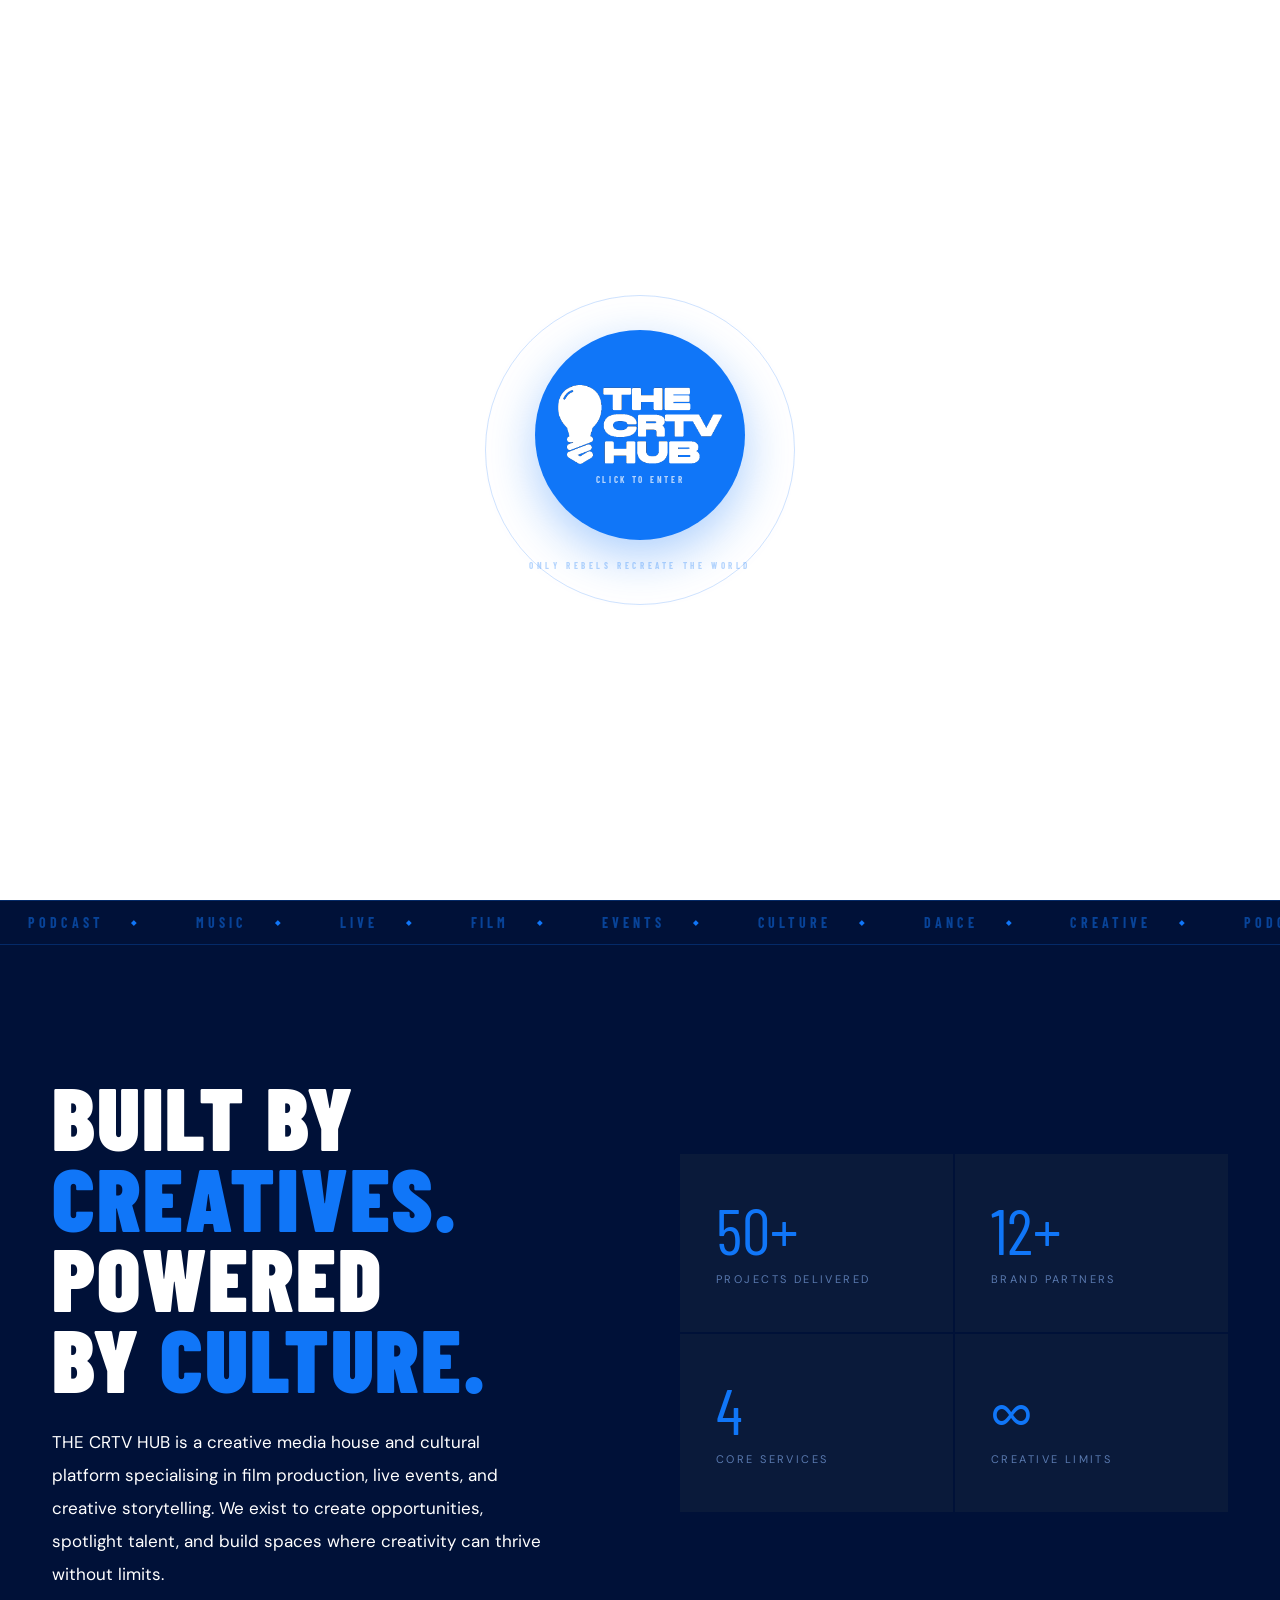
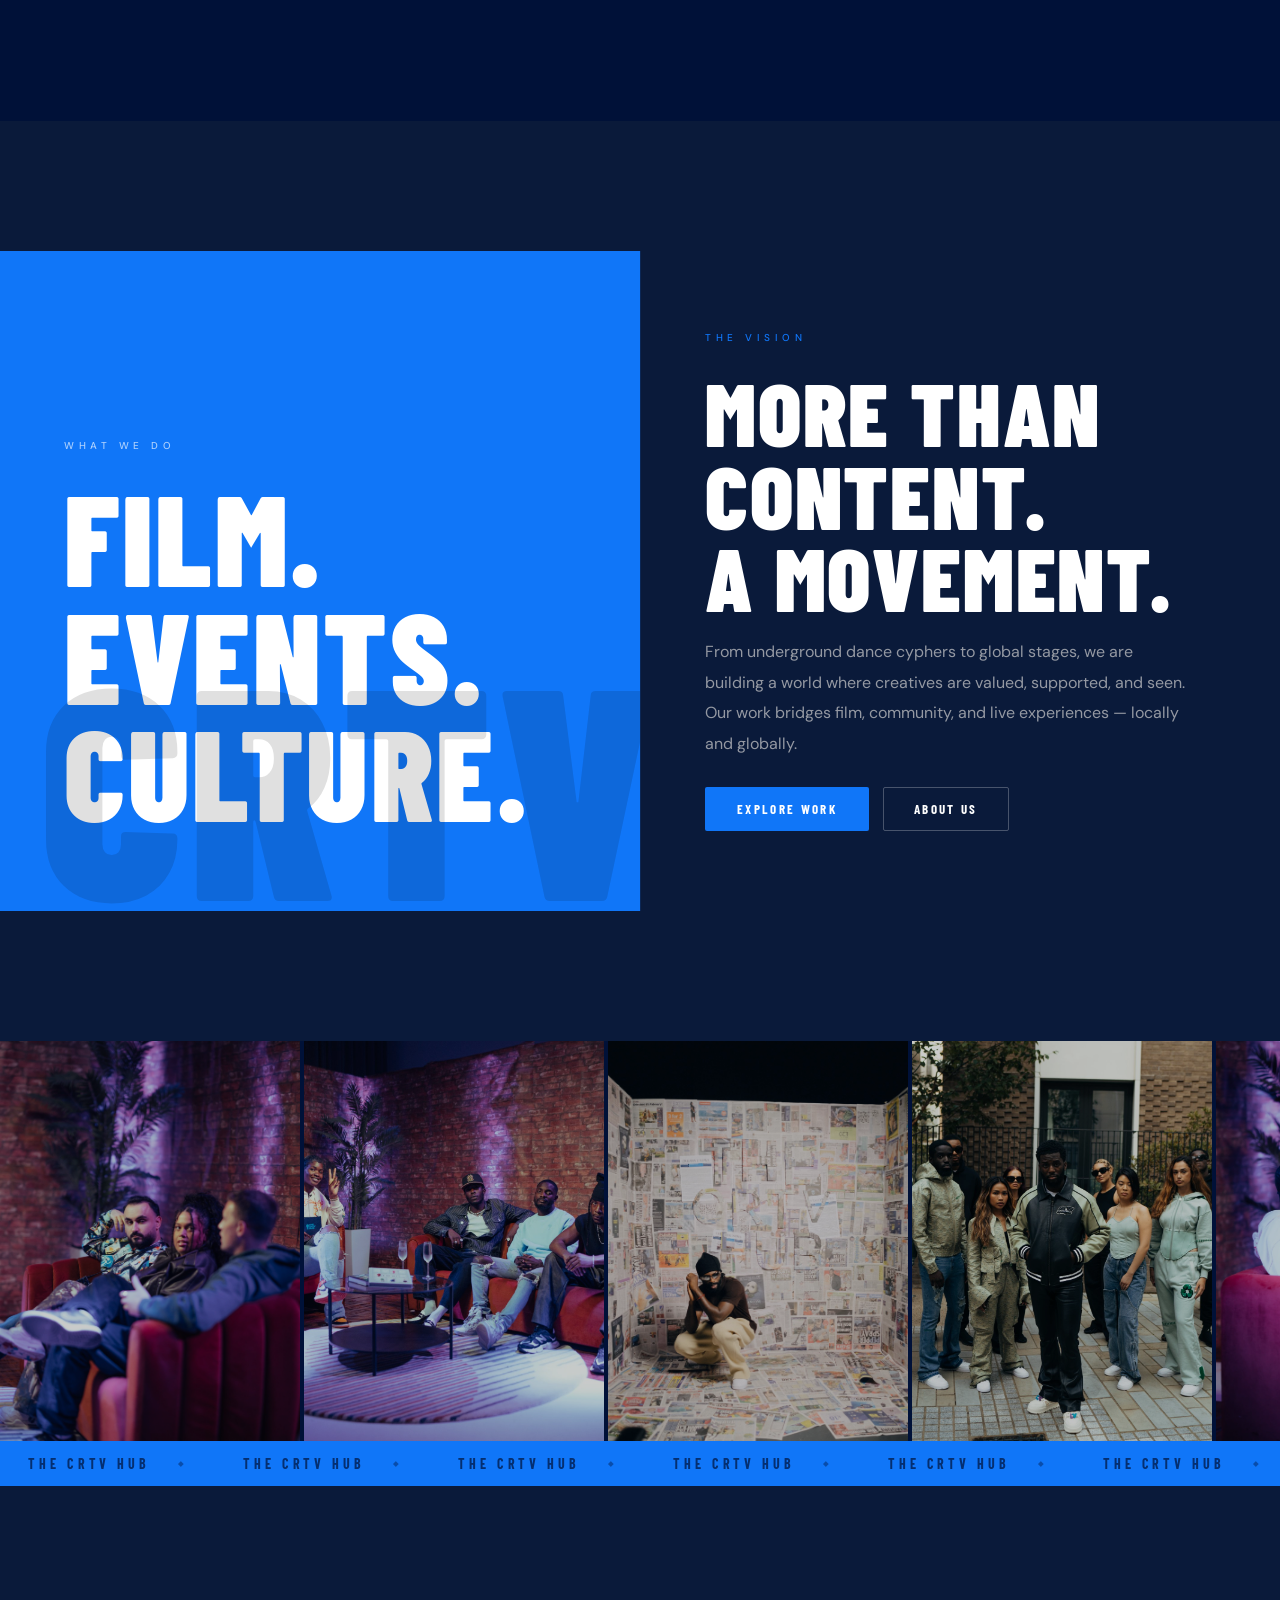
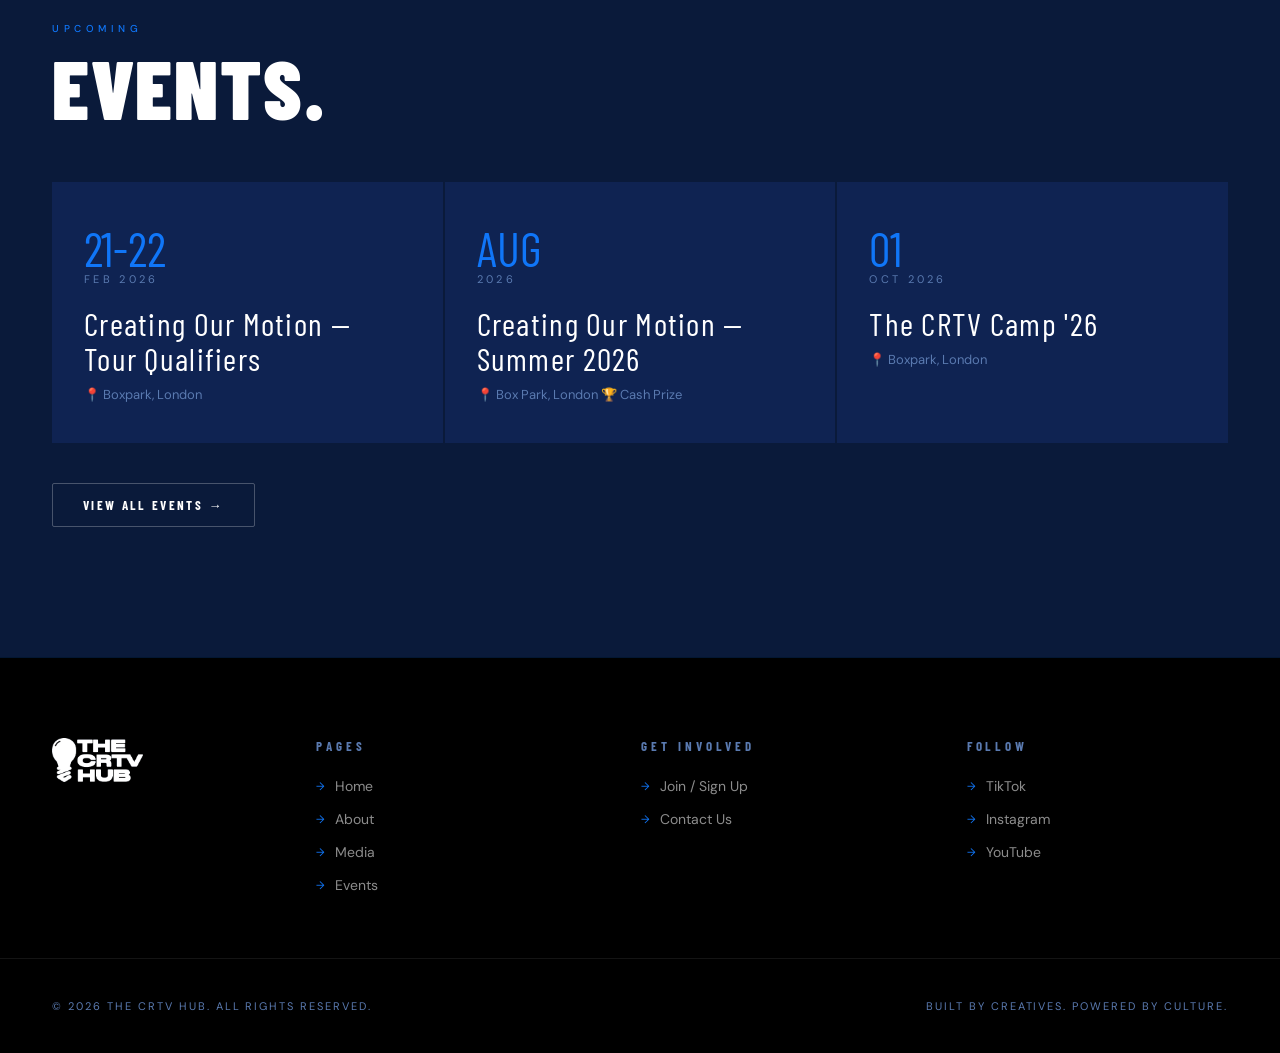
<file: index.html>
<!DOCTYPE html>
<html lang="en">
<head>
<meta charset="UTF-8"><meta name="viewport" content="width=device-width, initial-scale=1.0">
<title>THE CRTV HUB — Only Rebels Recreate The World</title>
<link rel="preconnect" href="https://fonts.googleapis.com">
<link href="https://fonts.googleapis.com/css2?family=Barlow+Condensed:wght@700;800;900&family=DM+Sans:wght@300;400;500&family=Playfair+Display:ital@1&display=swap" rel="stylesheet">
<link rel="stylesheet" href="shared.css">
<style>

/* ─── SPLASH ─────────────────────────────── */
#splash {
  position:fixed;inset:0;background:#fff;z-index:800;
  display:flex;flex-direction:column;align-items:center;justify-content:center;gap:20px;
  transition:opacity .8s ease,visibility .8s;
}
#splash.out{opacity:0;visibility:hidden;pointer-events:none;}
.splash-ring{
  position:absolute;width:310px;height:310px;border-radius:50%;
  border:1.5px solid rgba(16,118,248,.2);pointer-events:none;
  animation:pulseRing 2.5s ease-in-out infinite;
}
@keyframes pulseRing{0%,100%{transform:scale(1);opacity:.8}50%{transform:scale(1.06);opacity:.3}}
#splash-bubble{
  width:210px;height:210px;border-radius:50%;background:#1076F8;
  display:flex;flex-direction:column;align-items:center;justify-content:center;
  position:relative;z-index:2;
  cursor:pointer;
  box-shadow:0 16px 48px rgba(16,118,248,.35);
  opacity:0;animation:bubbleIn .6s cubic-bezier(.34,1.56,.64,1) .2s forwards;
  transition:transform .25s cubic-bezier(.34,1.56,.64,1), box-shadow .25s;
  gap:6px;
}
#splash-bubble:hover{
  transform:scale(1.08);
  box-shadow:0 24px 64px rgba(16,118,248,.55);
}
#splash-bubble:active{ transform:scale(.96); }
@keyframes bubbleIn{from{opacity:0;transform:scale(.55)}to{opacity:1;transform:scale(1)}}
.bubble-text{display:flex;flex-direction:column;align-items:center;line-height:.92;color:#fff;
  font-family:"Barlow Condensed",sans-serif;font-weight:900;text-transform:uppercase;text-align:center;}
.bubble-text .b-the{font-size:28px;letter-spacing:.16em;}
.bubble-text .b-crtv{font-size:52px;letter-spacing:.06em;}
.bubble-text .b-hub{font-size:52px;letter-spacing:.06em;line-height:.85;}
.bubble-cta{
  font-family:"Barlow Condensed",sans-serif;font-weight:700;
  font-size:9px;letter-spacing:.3em;text-transform:uppercase;
  color:rgba(255,255,255,.7);margin-top:4px;
}
#enter-btn{ display:none; }
.splash-tag{
  font-family:"Barlow Condensed",sans-serif;font-weight:700;font-size:9px;
  letter-spacing:.4em;text-transform:uppercase;color:rgba(16,118,248,.3);
  position:relative;z-index:2;opacity:0;animation:fadeUp .5s ease 1s forwards;
}
@keyframes fadeUp{from{opacity:0;transform:translateY(10px)}to{opacity:1;transform:none}}

/* ─── HERO VIDEO ─────────────────────────── */
#hero{position:relative;height:100svh;overflow:hidden;background:var(--navy);}

/* VIDEO HERO SLIDES */
#hero { position:relative; height:100svh; overflow:hidden; background:var(--navy); }

.vid-slide {
  position:absolute; inset:0;
  opacity:0; z-index:1;
  transition:opacity .4s ease;
}
.vid-slide.active { opacity:1; z-index:2; }

/* fullscreen video cover */
.hero-video {
  position:absolute; top:50%; left:50%;
  transform:translate(-50%,-50%);
  min-width:100%; min-height:100%;
  width:auto; height:auto;
  object-fit:cover;
  pointer-events:none;
}

/* fog overlay */
.hero-fog {
  position:absolute; inset:0; z-index:2; pointer-events:none;
  background:
    linear-gradient(to top,rgba(0,17,56,.88) 0%,rgba(0,17,56,.2) 45%,transparent 70%),
    linear-gradient(to right,rgba(0,17,56,.6) 0%,transparent 55%);
}

/* text content */
.hero-body { position:absolute; bottom:96px; left:52px; z-index:5; max-width:700px; }
.hero-tag { display:inline-block; font-size:10px; letter-spacing:.4em; text-transform:uppercase; color:var(--blue); margin-bottom:14px; opacity:0; transform:translateY(16px); transition:opacity .5s .1s,transform .5s .1s; }
.hero-tag.show { opacity:1; transform:none; }
.hero-title { font-family:"Barlow Condensed",sans-serif; font-weight:900; font-size:clamp(58px,9vw,118px); line-height:.88; letter-spacing:.02em; text-transform:uppercase; color:#fff; margin-bottom:30px; opacity:0; transform:translateY(24px); transition:opacity .55s .25s,transform .55s .25s; }
.hero-title.show { opacity:1; transform:none; }
.hero-actions { display:flex; gap:14px; flex-wrap:wrap; opacity:0; transform:translateY(16px); transition:opacity .5s .42s,transform .5s .42s; }
.hero-actions a, .hero-actions a.btn-fill, .hero-actions a.btn-ghost { cursor:pointer !important; }
.hero-actions.show { opacity:1; transform:none; }

/* flicker */
#hero-flicker { position:absolute; inset:0; z-index:8; background:var(--navy); opacity:0; pointer-events:none; }
@keyframes flickAnim { 0%{opacity:0}15%{opacity:.9}30%{opacity:0}50%{opacity:.75}65%{opacity:0}82%{opacity:.45}100%{opacity:0} }

/* meta + nav */
.hero-meta { position:absolute; bottom:96px; right:52px; z-index:10; display:flex; flex-direction:column; align-items:flex-end; gap:10px; }
.slide-counter { font-family:"Barlow Condensed",sans-serif; font-size:12px; letter-spacing:.2em; color:var(--muted); }
.slide-counter em { color:#fff; font-style:normal; }
.prog-track { width:72px; height:2px; background:var(--grey3); overflow:hidden; }
.prog-bar { height:100%; background:var(--blue); width:0%; transition:width .1s linear; }
.hero-nav { position:absolute; bottom:38px; right:52px; z-index:10; display:flex; gap:6px; }
.h-btn { width:46px; height:46px; border:1.5px solid rgba(255,255,255,.18); background:none; color:#fff; font-size:18px; cursor:pointer; display:flex; align-items:center; justify-content:center; transition:background .2s,border-color .2s; pointer-events:auto; z-index:20; position:relative; }
.h-btn:hover { background:var(--blue); border-color:var(--blue); }
.thumb-strip { position:absolute; bottom:0; left:0; right:0; height:3px; display:flex; z-index:10; }
.thumb-seg { flex:1; background:rgba(255,255,255,.1); position:relative; overflow:hidden; cursor:pointer; }
.thumb-seg.done { background:rgba(255,255,255,.32); }
.thumb-seg .seg-fill { position:absolute; inset:0; background:var(--blue); transform:scaleX(0); transform-origin:left; }

@media(max-width:960px){ .hero-body{left:24px;bottom:100px;} .hero-meta,.hero-nav{right:24px;} }

@keyframes flickAnim{0%{opacity:0}15%{opacity:.9}30%{opacity:0}50%{opacity:.75}65%{opacity:0}82%{opacity:.45}100%{opacity:0}}
/* ─── FILM GRAIN OVERLAY ─────────────────── */
#grain{
  position:fixed;inset:0;z-index:200;
  pointer-events:none;opacity:.032;
  background-image:url("data:image/svg+xml,%3Csvg viewBox='0 0 256 256' xmlns='http://www.w3.org/2000/svg'%3E%3Cfilter id='noise'%3E%3CfeTurbulence type='fractalNoise' baseFrequency='0.9' numOctaves='4' stitchTiles='stitch'/%3E%3C/filter%3E%3Crect width='100%25' height='100%25' filter='url(%23noise)'/%3E%3C/svg%3E");
  background-size:200px 200px;
  mix-blend-mode:overlay;
  animation:grainShift 0.12s steps(1) infinite;
}
@keyframes grainShift{
  0%{background-position:0 0}
  25%{background-position:-30px 20px}
  50%{background-position:20px -15px}
  75%{background-position:-10px 30px}
  100%{background-position:15px -5px}
}

/* ─── FLOATING GEOMETRIC ELEMENTS ─── */
#film-floats{position:fixed;inset:0;z-index:10;pointer-events:none;overflow:hidden;}
.float-el{
  position:absolute;
  opacity:0;
  animation:floatUp var(--dur,12s) linear var(--delay,0s) infinite;
}
@keyframes floatUp{
  0%  {opacity:0;transform:translateY(100vh) rotate(var(--rot0,0deg));}
  8%  {opacity:var(--op,.08);}
  90% {opacity:var(--op,.05);}
  100%{opacity:0;transform:translateY(-15vh) rotate(var(--rot1,20deg));}
}

/* ─── WORD SLAM (manifesto) ──────────────── */
#manifesto{padding:130px 0;}
.manifesto-grid{display:grid;grid-template-columns:1fr 1fr;gap:80px;align-items:center;}

/* Word slam container */
.word-slam{overflow:hidden;}
.slam-line{
  display:block;
  font-family:"Barlow Condensed",sans-serif;font-weight:900;
  font-size:clamp(52px,7vw,108px);line-height:.9;letter-spacing:.02em;text-transform:uppercase;
  color:#fff;
  transform:translateY(110%);
  transition:transform .7s cubic-bezier(.16,1,.3,1);
}
.slam-line.in{transform:translateY(0);}
.slam-line span{color:var(--blue);}
.manifesto-sub{
  font-size:17px;line-height:1.95;color:#fff;max-width:500px;margin-top:28px;
  opacity:0;transform:translateY(20px);transition:opacity .8s .3s,transform .8s .3s;
}
.manifesto-sub.in{opacity:1;transform:none;}

/* stats */
.stat-grid{display:grid;grid-template-columns:1fr 1fr;gap:2px;}
.stat-cell{background:var(--grey1);padding:44px 36px;border-bottom:2px solid transparent;transition:border-color .3s;}
.stat-cell:hover{border-color:var(--blue);}
.stat-num{font-family:"Barlow Condensed",sans-serif;font-size:64px;color:var(--blue);line-height:1;}
.stat-lbl{font-size:11px;letter-spacing:.22em;text-transform:uppercase;color:var(--muted);margin-top:10px;}



/* ─── SERVICES ───────────────────────────── */
#services{background:var(--grey1);padding:130px 0;}
.svc-grid{display:grid;grid-template-columns:1fr 1fr;gap:80px;align-items:start;}
.svc-list{list-style:none;counter-reset:svc;margin-top:8px;}
.svc-item{
  counter-increment:svc;display:flex;align-items:center;gap:22px;
  font-family:"Barlow Condensed",sans-serif;font-size:clamp(22px,2.8vw,38px);letter-spacing:.04em;
  padding:8px 0;border-bottom:1px solid var(--grey2);cursor:auto;
  position:relative;overflow:hidden;transition:color .3s;
  transform:translateX(-60px);opacity:0;
  transition:transform .7s cubic-bezier(.16,1,.3,1),opacity .7s,color .3s;
}
.svc-item.in{transform:translateX(0);opacity:1;}
.svc-item::before{content:counter(svc,decimal-leading-zero);font-family:"DM Sans",sans-serif;font-size:11px;letter-spacing:.1em;color:var(--blue);min-width:30px;}
.svc-item::after{content:'';position:absolute;left:-100%;inset-block:0;width:100%;background:rgba(16,118,248,.04);transition:left .4s;}
.svc-item:hover{color:var(--blue);}
.svc-item:hover::after{left:0;}
.vision-col{position:sticky;top:80px;}
.vision-col p{font-size:16px;line-height:2;color:rgba(240,237,232,.6);margin-top:28px;margin-bottom:44px;}

/* ─── PORTFOLIO TEASE ────────────────────── */
#portfolio-tease{padding:130px 0;}
.port-grid{display:grid;grid-template-columns:1fr 1fr;gap:2px;margin-top:56px;}
.port-item{position:relative;overflow:hidden;display:block;aspect-ratio:16/10;}
.port-item.span2{grid-column:1/-1;aspect-ratio:21/9;}
.port-item img{width:100%;height:100%;object-fit:cover;transition:transform .65s,filter .65s;filter:brightness(.72);}
.port-item:hover img{transform:scale(1.06);filter:brightness(.45);}
.port-overlay{position:absolute;inset:0;background:linear-gradient(to top,rgba(0,17,56,.88) 0%,transparent 55%);display:flex;flex-direction:column;justify-content:flex-end;padding:30px;}
.port-client{font-size:10px;letter-spacing:.35em;text-transform:uppercase;color:var(--blue);margin-bottom:6px;}
.port-name{font-family:"Barlow Condensed",sans-serif;font-size:clamp(20px,2.4vw,30px);letter-spacing:.04em;color:#fff;transform:translateY(8px);transition:transform .4s;}
.port-item:hover .port-name{transform:none;}
.play-btn{position:absolute;top:22px;right:22px;width:50px;height:50px;border-radius:50%;background:var(--blue);display:flex;align-items:center;justify-content:center;opacity:0;transform:scale(.6);transition:opacity .3s,transform .3s;}
.play-btn svg{fill:#fff;margin-left:3px;}
.port-item:hover .play-btn{opacity:1;transform:scale(1);}
.port-see-all{margin-top:40px;display:flex;justify-content:flex-end;}

/* ─── EVENTS TEASE ───────────────────────── */
#events-tease{background:var(--grey1);padding:130px 0;}
.events-grid{display:grid;grid-template-columns:repeat(3,1fr);gap:2px;margin-top:56px;}
.event-card{background:var(--grey2);padding:40px 32px;border-top:2px solid transparent;transition:border-color .3s,background .3s,transform .4s;cursor:auto;}
.event-card:hover{border-color:var(--blue);background:var(--grey3);transform:translateY(-6px);}
.event-date{font-family:"Barlow Condensed",sans-serif;font-size:48px;color:var(--blue);line-height:1;}
.event-month{font-size:11px;letter-spacing:.3em;text-transform:uppercase;color:var(--muted);margin-bottom:20px;}
.event-name{font-family:"Barlow Condensed",sans-serif;font-size:clamp(22px,2.5vw,32px);letter-spacing:.04em;color:#fff;margin-bottom:10px;line-height:1.1;}
.event-loc{font-size:13px;color:var(--muted);}

/* ─── JOIN CTA ───────────────────────────── */
#join-cta{padding:160px 0;text-align:center;position:relative;overflow:hidden;}
#join-cta::before{content:'JOIN';font-family:"Barlow Condensed",sans-serif;font-size:clamp(140px,22vw,280px);letter-spacing:.02em;color:rgba(16,118,248,.05);position:absolute;top:50%;left:50%;transform:translate(-50%,-50%);white-space:nowrap;pointer-events:none;}
.join-inner{position:relative;z-index:2;max-width:700px;margin:0 auto;}
.join-inner p{font-size:17px;line-height:1.9;color:rgba(240,237,232,.65);margin:28px auto 44px;max-width:500px;}
.join-btns{display:flex;gap:14px;justify-content:center;flex-wrap:wrap;}

/* ─── RESPONSIVE ─────────────────────────── */
@media(max-width:960px){
  .manifesto-grid,.svc-grid{grid-template-columns:1fr;gap:48px;}
  .port-grid{grid-template-columns:1fr;}
  .port-item.span2{aspect-ratio:16/10;}
  .events-grid{grid-template-columns:1fr;}
  .hero-body{left:24px;bottom:100px;}
  .hero-meta,.hero-nav{right:24px;}
}

}


.svc-strip-img {
  overflow: hidden;
  aspect-ratio: 4/3;
}
.svc-strip-img img {
  width: 100%; height: 100%;
  object-fit: cover; display: block;
  filter: brightness(.75);
  transition: transform .6s ease, filter .4s;
}
.svc-strip-img:hover img { transform: scale(1.06); filter: brightness(1); }

/* services mag cards use normal rev */

/* ─── PORTFOLIO: clean hover, no titles ─── */
.port-overlay-minimal {
  position:absolute; inset:0;
  background: rgba(0,11,38,0);
  transition: background .4s ease;
}
.port-item:hover .port-overlay-minimal {
  background: rgba(0,11,38,.55);
}
.port-hover-cta {
  position:absolute; inset:0; z-index:5;
  display:flex; align-items:center; justify-content:center;
  opacity:0; transition:opacity .35s ease;
}
.port-hover-cta span {
  font-family:'Barlow Condensed',sans-serif; font-weight:700;
  font-size:13px; letter-spacing:.3em; text-transform:uppercase;
  color:#fff; border:1.5px solid rgba(255,255,255,.6);
  padding:12px 28px;
  transition:border-color .2s, background .2s;
}
.port-item:hover .port-hover-cta { opacity:1; }
.port-item:hover .port-hover-cta span {
  border-color:#fff;
  background: rgba(16,118,248,.25);
}

/* ─── MEDIA CAROUSEL ─── */
#media-carousel-wrap {
  width: 100%; overflow: hidden; padding: 0;
  background: var(--navy); position: relative;
  user-select: none;
}
.carousel-track {
  display: flex; gap: 4px; width: max-content;
  animation: carouselScroll 45s linear infinite;
  cursor: grab;
}
.carousel-track:active { cursor: grabbing; }
#media-carousel-wrap:hover .carousel-track { animation-play-state: paused; }
@keyframes carouselScroll { from{transform:translateX(0)} to{transform:translateX(-50%)} }
.car-card {
  flex-shrink: 0; width: 300px; height: 400px;
  overflow: hidden; display: block; position: relative; text-decoration: none;
}
.car-card img {
  width: 100%; height: 100%; object-fit: cover;
  object-position: center top;
  display: block; filter: brightness(.85);
  transition: filter .4s, transform .6s;
}
.car-card:hover img { filter: brightness(.28); transform: scale(1.04); }
.car-overlay {
  position: absolute; inset: 0;
  display: flex; align-items: center; justify-content: center;
  opacity: 0; transition: opacity .35s;
}
.car-card:hover .car-overlay { opacity: 1; }
.car-overlay-btn {
  font-family: 'Barlow Condensed', sans-serif; font-weight: 700;
  font-size: 12px; letter-spacing: .28em; text-transform: uppercase;
  color: #fff; border: 1.5px solid rgba(255,255,255,.8);
  padding: 14px 28px; background: rgba(16,118,248,.3);
  backdrop-filter: blur(4px); white-space: nowrap;
}
.car-card:hover .car-overlay-btn { background: var(--blue); border-color: var(--blue); }
/* drag cursor bar */
.carousel-drag-bar {
  display: flex; align-items: center; justify-content: center;
  gap: 16px; padding: 18px 0 8px;
  background: var(--navy);
}
.drag-hint {
  font-family: 'Barlow Condensed', sans-serif; font-size: 10px;
  letter-spacing: .35em; text-transform: uppercase; color: var(--muted);
}
.drag-track { width: 120px; height: 2px; background: var(--grey3); position: relative; overflow: hidden; border-radius: 2px; }
.drag-fill { height: 100%; width: 40%; background: var(--blue); border-radius: 2px; animation: dragSlide 3s ease-in-out infinite; }
@keyframes dragSlide { 0%{transform:translateX(-100%)} 50%{transform:translateX(150%)} 100%{transform:translateX(-100%)} }

  to   { transform: translateX(-50%); }
}
.car-card {
  flex-shrink: 0;
  width: 280px;
  height: 200px;
  overflow: hidden;
  display: block;
  position: relative;
}
.car-card img {
  width: 100%; height: 100%;
  object-fit: cover;
  display: block;
  filter: brightness(.8);
  transition: filter .4s, transform .5s;
}
.car-card:hover img {
  filter: brightness(1);
  transform: scale(1.04);
}
@media(max-width:960px){
  .car-card { width: 220px; height: 160px; }
  #media-carousel-wrap { padding: 32px 0; }
}

#manifesto > .container { position: relative; z-index: 1; }

  100% { opacity: 0; transform: translate(0, 0) rotate(var(--r0, 0deg)); }
}

/* ─── SERVICES MAGAZINE LAYOUT ─── */
#services { padding: 0; }

.svc-mag-top {
  display: grid;
  grid-template-columns: 1fr 1fr;
  gap: 0;
}
.svc-mag-left {
  background: var(--blue);
  padding: 80px 64px;
  display: flex;
  flex-direction: column;
  justify-content: flex-end;
  position: relative;
  overflow: hidden;
}
.svc-mag-left::before {
  content: 'CRTV';
  font-family: 'Barlow Condensed', sans-serif;
  font-weight: 900;
  font-size: clamp(160px, 24vw, 300px);
  color: rgba(0,0,0,.12);
  position: absolute;
  bottom: -20px;
  right: -20px;
  line-height: 1;
  letter-spacing: .02em;
  pointer-events: none;
}
.svc-mag-left .eyebrow { color: rgba(255,255,255,.65); }
.svc-mag-left .display-title {
  font-size: clamp(72px, 10vw, 130px);
  color: #fff;
  margin-top: 12px;
}
.svc-mag-right {
  background: var(--grey1);
  padding: 80px 64px;
  display: flex;
  flex-direction: column;
  justify-content: flex-end;
  border-left: 1px solid rgba(16,118,248,.15);
}
.svc-mag-right .display-title {
  font-size: clamp(48px, 7vw, 96px);
  margin-top: 12px;
}
.svc-mag-right p {
  font-size: 16px;
  line-height: 1.9;
  color: rgba(240,237,232,.6);
  margin-top: 20px;
  max-width: 480px;
}
@media(max-width:960px) {
  .svc-mag-top { grid-template-columns: 1fr; }
  .svc-mag-left, .svc-mag-right { padding: 60px 28px; }
}
</style>
</head>
<body>

<!-- GRAIN OVERLAY -->
<div id="grain"></div>


<!-- FLOATING FILM ELEMENTS -->
<div id="film-floats"></div>

<!-- SPLASH -->
<div id="splash">
  <div class="splash-ring"></div>
  <div id="splash-bubble">
    <img src="assets/logo-transparent.png" alt="THE CRTV HUB" style="width:78%;height:auto;display:block;pointer-events:none;">
    <div class="bubble-cta">CLICK TO ENTER</div>
  </div>
  <button id="enter-btn" style="display:none"></button>
  <span class="splash-tag">ONLY REBELS RECREATE THE WORLD</span>
</div>

<!-- SPLASH SCRIPT - runs immediately, before any other JS -->
<script>
(function(){
  document.body.style.overflow = 'hidden';
  function closeSplash(){
    var splash = document.getElementById('splash');
    if(!splash) return;
    splash.style.opacity = '0';
    splash.style.visibility = 'hidden';
    splash.style.pointerEvents = 'none';
    document.body.style.overflow = '';
  }
  // Wire up as soon as DOM is ready
  document.addEventListener('DOMContentLoaded', function(){
    var splash  = document.getElementById('splash');
    var bubble  = document.getElementById('splash-bubble');
    var btn     = document.getElementById('enter-btn');
    if(splash)  splash.addEventListener('click', closeSplash);
    if(bubble){
    bubble.addEventListener('click', function(){ playClick(); closeSplash(); });
    bubble.addEventListener('touchstart', function(e){
      e.preventDefault();
      playClick();
      closeSplash();
    }, {passive:false});
  }
    if(btn)     btn.addEventListener('click', closeSplash);
  });
  // Also wire immediately in case DOMContentLoaded already fired
  window.closeSplash = closeSplash;
})();
</script>

<!-- NAV -->
<nav id="nav">
  <a class="nav-logo" href="index.html">
    <img src="assets/logo-transparent.png" alt="THE CRTV HUB" style="height:44px;width:auto;display:block;">
  </a>
  <ul class="nav-links">
    <li><a href="index.html" class="active">HOME</a></li>
    <li><a href="about.html">ABOUT</a></li>
    <li><a href="events.html">EVENTS</a></li>
    <li><a href="media.html">MEDIA</a></li>
    <li><a href="join.html" class="nav-cta">JOIN / SIGN UP</a></li>
  </ul>
  <div class="burger" id="burger"><span></span><span></span><span></span></div>
</nav>
<div id="mob-nav">
  <a href="index.html">HOME</a><a href="about.html">ABOUT</a>
  <a href="events.html">EVENTS</a><a href="media.html">MEDIA</a>
  <a href="join.html">JOIN / SIGN UP</a>
</div>

<!-- HERO -->
<section id="hero">

  <div class="vid-slide active" id="slide-0">
    <video autoplay muted loop playsinline preload="auto" class="hero-video">
      <source src="https://res.cloudinary.com/dehmpo8go/video/upload/v1773914955/copy_B9A124CF-6FE4-4FD2-AA34-DEB6CC9AB828_ij0hhc.mp4" type="video/mp4">
      <source src="https://res.cloudinary.com/dehmpo8go/video/upload/v1773914955/copy_B9A124CF-6FE4-4FD2-AA34-DEB6CC9AB828_ij0hhc.mp4" type="video/mp4">
    </video>
    <div class="hero-fog"></div>
    <div class="hero-body">
      <div class="hero-tag show">Client: Nike</div>
      <h1 class="hero-title show">Lose Count —<br>Stronger<br>Than One</h1>
      <div class="hero-actions show">
        <a href="join.html" class="btn-fill">JOIN CREATING OUR MOTION</a>
        <a href="https://www.youtube.com/watch?v=d18iNOeTkmk" target="_blank" class="btn-ghost">▶ WATCH NOW</a>
      </div>
    </div>
  </div>
  <div class="vid-slide" id="slide-1">
    <video autoplay muted loop playsinline preload="auto" class="hero-video">
      <source src="https://res.cloudinary.com/dehmpo8go/video/upload/v1773915036/copy_1D6E9DB4-0313-4482-A8C9-EE481B420B9E_b2w089.mp4" type="video/mp4">
      <source src="https://res.cloudinary.com/dehmpo8go/video/upload/v1773915036/copy_1D6E9DB4-0313-4482-A8C9-EE481B420B9E_b2w089.mp4" type="video/mp4">
    </video>
    <div class="hero-fog"></div>
    <div class="hero-body">
      <div class="hero-tag ">Client: Biig Piig</div>
      <h1 class="hero-title ">Biig Piig —<br>Feels Right</h1>
      <div class="hero-actions ">
        <a href="join.html" class="btn-fill">JOIN CREATING OUR MOTION</a>
        <a href="https://www.youtube.com/watch?v=dqJ8oud7l2Q" target="_blank" class="btn-ghost">▶ WATCH NOW</a>
      </div>
    </div>
  </div>
  <div class="vid-slide" id="slide-2">
    <video autoplay muted loop playsinline preload="auto" class="hero-video">
      <source src="https://res.cloudinary.com/dehmpo8go/video/upload/v1773914933/YTDown.com_YouTube_NEW-GEN-ENTERTAINMENT-TV-Dance-Your-Styl_Media_zy-ooB1l5QE_001_1080p_3_vxr4id.mov" type="video/quicktime">
      <source src="https://res.cloudinary.com/dehmpo8go/video/upload/v1773914933/YTDown.com_YouTube_NEW-GEN-ENTERTAINMENT-TV-Dance-Your-Styl_Media_zy-ooB1l5QE_001_1080p_3_vxr4id.mov" type="video/mp4">
    </video>
    <div class="hero-fog"></div>
    <div class="hero-body">
      <div class="hero-tag">New Gen Entertainment</div>
      <h1 class="hero-title">Dance Your<br>Style Cypher</h1>
      <div class="hero-actions">
        <a href="join.html" class="btn-fill">JOIN CREATING OUR MOTION</a>
        <a href="https://www.youtube.com/watch?v=zy-ooB1l5QE" target="_blank" class="btn-ghost">▶ WATCH NOW</a>
      </div>
    </div>
  </div>
  <div class="vid-slide" id="slide-3">
    <video autoplay muted loop playsinline preload="auto" class="hero-video">
      <source src="https://res.cloudinary.com/dehmpo8go/video/upload/v1773915108/copy_DC5E2476-9E06-406A-9243-014FAE8F5F71_gcdbkj.mp4" type="video/mp4">
      <source src="https://res.cloudinary.com/dehmpo8go/video/upload/v1773915108/copy_DC5E2476-9E06-406A-9243-014FAE8F5F71_gcdbkj.mp4" type="video/mp4">
    </video>
    <div class="hero-fog"></div>
    <div class="hero-body">
      <div class="hero-tag">Client: JBEE</div>
      <h1 class="hero-title">JBEE —<br>24'S</h1>
      <div class="hero-actions">
        <a href="join.html" class="btn-fill">JOIN CREATING OUR MOTION</a>
        <a href="https://www.youtube.com/watch?v=5P87JlJQ8-M" target="_blank" class="btn-ghost">▶ WATCH NOW</a>
      </div>
    </div>
  </div>
  <div class="vid-slide" id="slide-4">
    <video autoplay muted loop playsinline preload="auto" class="hero-video">
      <source src="https://res.cloudinary.com/dehmpo8go/video/upload/v1773915138/copy_CF0F4BF0-A25B-4F39-A67F-DA37E456DF9C_eoxaob.mov" type="video/mp4">
      <source src="https://res.cloudinary.com/dehmpo8go/video/upload/v1773915138/copy_CF0F4BF0-A25B-4F39-A67F-DA37E456DF9C_eoxaob.mov" type="video/mp4">
    </video>
    <div class="hero-fog"></div>
    <div class="hero-body">
      <div class="hero-tag">Client: Upsycle Hypewear</div>
      <h1 class="hero-title">UPSYCLE<br>Vol.1 Short Film</h1>
      <div class="hero-actions">
        <a href="join.html" class="btn-fill">JOIN CREATING OUR MOTION</a>
        <a href="https://www.youtube.com/watch?v=HST5VJs8qC4" target="_blank" class="btn-ghost">▶ WATCH NOW</a>
      </div>
    </div>
  </div>


  <!-- flicker overlay -->
  <div id="hero-flicker"></div>

  <!-- counter + nav -->
  <div class="hero-meta">
    <div class="slide-counter"><em id="curr-num">01</em> / <span id="total-num">05</span></div>
    <div class="prog-track"><div class="prog-bar" id="prog-bar"></div></div>
  </div>
  <div class="hero-nav">
    <button class="h-btn" id="prev-btn">←</button>
    <button class="h-btn" id="next-btn">→</button>
  </div>
  <div class="thumb-strip" id="thumb-strip"></div>
</section>

<!-- TICKER -->
<div class="ticker-wrap">
  <div class="ticker-row" data-ticker="PODCAST, MUSIC, LIVE, FILM, EVENTS, CULTURE, DANCE, CREATIVE"></div>
</div>

<!-- MANIFESTO / ABOUT -->
<section id="manifesto">
  <div class="container">
    <div class="manifesto-grid">
      <div>
        <div class="word-slam">
          <span class="slam-line">BUILT BY</span>
          <span class="slam-line"><span>CREATIVES.</span></span>
          <span class="slam-line">POWERED</span>
          <span class="slam-line">BY <span>CULTURE.</span></span>
        </div>
        <p class="manifesto-sub">THE CRTV HUB is a creative media house and cultural platform specialising in film production, live events, and creative storytelling. We exist to create opportunities, spotlight talent, and build spaces where creativity can thrive without limits.</p>
      </div>
      <div class="stat-grid rev d1">
        <div class="stat-cell">
          <div class="stat-num" data-count="50" data-suffix="+">0</div>
          <div class="stat-lbl">Projects Delivered</div>
        </div>
        <div class="stat-cell">
          <div class="stat-num" data-count="12" data-suffix="+">0</div>
          <div class="stat-lbl">Brand Partners</div>
        </div>
        <div class="stat-cell">
          <div class="stat-num" data-count="4" data-suffix="">0</div>
          <div class="stat-lbl">Core Services</div>
        </div>
        <div class="stat-cell">
          <div class="stat-num" data-count="0" data-suffix="∞">0</div>
          <div class="stat-lbl">Creative Limits</div>
        </div>
      </div>
    </div>
  </div>
</section>

<!-- SERVICES -->
<section id="services">
  <div class="svc-mag-top" style="position:relative;z-index:1;">
    <div class="svc-mag-left">
      <small class="eyebrow">What We Do</small>
      <h2 class="display-title">Film.<br>Events.<br>Culture.</h2>
    </div>
    <div class="svc-mag-right rev d1">
      <span class="eyebrow">The Vision</span>
      <h2 class="display-title">More than<br>content.<br>A movement.</h2>
      <p>From underground dance cyphers to global stages, we are building a world where creatives are valued, supported, and seen. Our work bridges film, community, and live experiences — locally and globally.</p>
      <div style="display:flex;gap:14px;flex-wrap:wrap;margin-top:28px;">
        <a href="media.html" class="btn-fill">EXPLORE WORK</a>
        <a href="about.html" class="btn-ghost">ABOUT US</a>
      </div>
    </div>
  </div>
</section>
<!-- MEDIA CAROUSEL -->
<div id="media-carousel-wrap">
  <div class="carousel-track">
    <a href="media.html" class="car-card"><img src="assets/DSC05969.jpg" alt="" loading="lazy"><div class="car-overlay"><div class="car-overlay-btn">VIEW OUR PROJECTS</div></div></a>
    <a href="media.html" class="car-card"><img src="assets/DSC06273.jpg" alt="" loading="lazy"><div class="car-overlay"><div class="car-overlay-btn">VIEW OUR PROJECTS</div></div></a>
    <a href="media.html" class="car-card"><img src="assets/DSCF3684.jpg" alt="" loading="lazy"><div class="car-overlay"><div class="car-overlay-btn">VIEW OUR PROJECTS</div></div></a>
    <a href="media.html" class="car-card"><img src="assets/DSC00772.jpg" alt="" loading="lazy"><div class="car-overlay"><div class="car-overlay-btn">VIEW OUR PROJECTS</div></div></a>
    <a href="media.html" class="car-card"><img src="assets/DSC06195.jpg" alt="" loading="lazy"><div class="car-overlay"><div class="car-overlay-btn">VIEW OUR PROJECTS</div></div></a>
    <a href="media.html" class="car-card"><img src="assets/DSC00731.jpg" alt="" loading="lazy"><div class="car-overlay"><div class="car-overlay-btn">VIEW OUR PROJECTS</div></div></a>
    <a href="media.html" class="car-card"><img src="assets/DSCF3553.jpg" alt="" loading="lazy"><div class="car-overlay"><div class="car-overlay-btn">VIEW OUR PROJECTS</div></div></a>
    <a href="media.html" class="car-card"><img src="assets/DSC06140.jpg" alt="" loading="lazy"><div class="car-overlay"><div class="car-overlay-btn">VIEW OUR PROJECTS</div></div></a>
    <a href="media.html" class="car-card"><img src="assets/DSC00584.jpg" alt="" loading="lazy"><div class="car-overlay"><div class="car-overlay-btn">VIEW OUR PROJECTS</div></div></a>
    <a href="media.html" class="car-card"><img src="assets/DSC06020.jpg" alt="" loading="lazy"><div class="car-overlay"><div class="car-overlay-btn">VIEW OUR PROJECTS</div></div></a>
    <a href="media.html" class="car-card"><img src="assets/DSCF3177.jpg" alt="" loading="lazy"><div class="car-overlay"><div class="car-overlay-btn">VIEW OUR PROJECTS</div></div></a>
    <a href="media.html" class="car-card"><img src="assets/DSC00786.jpg" alt="" loading="lazy"><div class="car-overlay"><div class="car-overlay-btn">VIEW OUR PROJECTS</div></div></a>
    <a href="media.html" class="car-card"><img src="assets/DSC06294.jpg" alt="" loading="lazy"><div class="car-overlay"><div class="car-overlay-btn">VIEW OUR PROJECTS</div></div></a>
    <a href="media.html" class="car-card"><img src="assets/DSCF3631.jpg" alt="" loading="lazy"><div class="car-overlay"><div class="car-overlay-btn">VIEW OUR PROJECTS</div></div></a>
    <a href="media.html" class="car-card"><img src="assets/DSC00625.jpg" alt="" loading="lazy"><div class="car-overlay"><div class="car-overlay-btn">VIEW OUR PROJECTS</div></div></a>
    <a href="media.html" class="car-card"><img src="assets/DSC06187.jpg" alt="" loading="lazy"><div class="car-overlay"><div class="car-overlay-btn">VIEW OUR PROJECTS</div></div></a>
    <a href="media.html" class="car-card"><img src="assets/DSCF3476.jpg" alt="" loading="lazy"><div class="car-overlay"><div class="car-overlay-btn">VIEW OUR PROJECTS</div></div></a>
    <a href="media.html" class="car-card"><img src="assets/DSC00530.jpg" alt="" loading="lazy"><div class="car-overlay"><div class="car-overlay-btn">VIEW OUR PROJECTS</div></div></a>
    <!-- duplicate for seamless loop -->
    <a href="media.html" class="car-card"><img src="assets/DSC05969.jpg" alt="" loading="lazy"><div class="car-overlay"><div class="car-overlay-btn">VIEW OUR PROJECTS</div></div></a>
    <a href="media.html" class="car-card"><img src="assets/DSC06273.jpg" alt="" loading="lazy"><div class="car-overlay"><div class="car-overlay-btn">VIEW OUR PROJECTS</div></div></a>
    <a href="media.html" class="car-card"><img src="assets/DSCF3684.jpg" alt="" loading="lazy"><div class="car-overlay"><div class="car-overlay-btn">VIEW OUR PROJECTS</div></div></a>
    <a href="media.html" class="car-card"><img src="assets/DSC00772.jpg" alt="" loading="lazy"><div class="car-overlay"><div class="car-overlay-btn">VIEW OUR PROJECTS</div></div></a>
    <a href="media.html" class="car-card"><img src="assets/DSC06195.jpg" alt="" loading="lazy"><div class="car-overlay"><div class="car-overlay-btn">VIEW OUR PROJECTS</div></div></a>
    <a href="media.html" class="car-card"><img src="assets/DSC00731.jpg" alt="" loading="lazy"><div class="car-overlay"><div class="car-overlay-btn">VIEW OUR PROJECTS</div></div></a>
    <a href="media.html" class="car-card"><img src="assets/DSCF3553.jpg" alt="" loading="lazy"><div class="car-overlay"><div class="car-overlay-btn">VIEW OUR PROJECTS</div></div></a>
    <a href="media.html" class="car-card"><img src="assets/DSC06140.jpg" alt="" loading="lazy"><div class="car-overlay"><div class="car-overlay-btn">VIEW OUR PROJECTS</div></div></a>
    <a href="media.html" class="car-card"><img src="assets/DSC00584.jpg" alt="" loading="lazy"><div class="car-overlay"><div class="car-overlay-btn">VIEW OUR PROJECTS</div></div></a>
    <a href="media.html" class="car-card"><img src="assets/DSC06020.jpg" alt="" loading="lazy"><div class="car-overlay"><div class="car-overlay-btn">VIEW OUR PROJECTS</div></div></a>
    <a href="media.html" class="car-card"><img src="assets/DSCF3177.jpg" alt="" loading="lazy"><div class="car-overlay"><div class="car-overlay-btn">VIEW OUR PROJECTS</div></div></a>
    <a href="media.html" class="car-card"><img src="assets/DSC00786.jpg" alt="" loading="lazy"><div class="car-overlay"><div class="car-overlay-btn">VIEW OUR PROJECTS</div></div></a>
    <a href="media.html" class="car-card"><img src="assets/DSC06294.jpg" alt="" loading="lazy"><div class="car-overlay"><div class="car-overlay-btn">VIEW OUR PROJECTS</div></div></a>
    <a href="media.html" class="car-card"><img src="assets/DSCF3631.jpg" alt="" loading="lazy"><div class="car-overlay"><div class="car-overlay-btn">VIEW OUR PROJECTS</div></div></a>
    <a href="media.html" class="car-card"><img src="assets/DSC00625.jpg" alt="" loading="lazy"><div class="car-overlay"><div class="car-overlay-btn">VIEW OUR PROJECTS</div></div></a>
    <a href="media.html" class="car-card"><img src="assets/DSC06187.jpg" alt="" loading="lazy"><div class="car-overlay"><div class="car-overlay-btn">VIEW OUR PROJECTS</div></div></a>
  </div>
</div>


<!-- TICKER LIME -->
<div class="ticker-wrap inv">
  <div class="ticker-row" data-ticker="THE CRTV HUB, THE CRTV HUB, THE CRTV HUB, THE CRTV HUB, THE CRTV HUB, THE CRTV HUB"></div>
</div>

<!-- EVENTS TEASE -->
<section id="events-tease">
  <div class="container">
    <div class="rev"><span class="eyebrow">Upcoming</span><h2 class="display-title">Events.</h2></div>
    <div class="events-grid">
      <div class="event-card rev">
        <div class="event-date">21-22</div><div class="event-month">FEB 2026</div>
        <div class="event-name">Creating Our Motion — Tour Qualifiers</div>
        <div class="event-loc">📍 Boxpark, London</div>
      </div>
      <div class="event-card rev d1">
        <div class="event-date">AUG</div><div class="event-month">2026</div>
        <div class="event-name">Creating Our Motion — Summer 2026</div>
        <div class="event-loc">📍 Box Park, London 🏆 Cash Prize</div>
      </div>
      <div class="event-card rev d2">
        <div class="event-date">01</div><div class="event-month">OCT 2026</div>
        <div class="event-name">The CRTV Camp '26</div>
        <div class="event-loc">📍 Boxpark, London</div>
      </div>
    </div>
    <div style="margin-top:40px;" class="rev"><a href="events.html" class="btn-ghost">VIEW ALL EVENTS →</a></div>
  </div>
</section>

<!-- FOOTER -->
<footer>
  <div class="footer-inner">
    <div class="footer-logo"><img src="assets/logo-transparent.png" style="height:44px;width:auto;" alt="CRTV Hub"></div>
    <div class="ft-col"><h5>PAGES</h5><ul>
      <li><a href="index.html">Home</a></li><li><a href="about.html">About</a></li>
      <li><a href="media.html">Media</a></li><li><a href="events.html">Events</a></li>
    </ul></div>
    <div class="ft-col"><h5>GET INVOLVED</h5><ul>
      <li><a href="join.html">Join / Sign Up</a></li>
      <li><a href="mailto:info@thecrtvhub.com">Contact Us</a></li>
    </ul></div>
    <div class="ft-col"><h5>FOLLOW</h5><ul>
      <li><a href="http://tiktok.com/@thecreativehubagency" target="_blank">TikTok</a></li>
      <li><a href="https://www.instagram.com/thecrtvhubuk" target="_blank">Instagram</a></li>
      <li><a href="https://www.youtube.com/@thecrtvhub" target="_blank">YouTube</a></li>
    </ul></div>
  </div>
  <div class="footer-bottom">
    <span class="ft-copy">© 2026 The CRTV Hub. All rights reserved.</span>
    <span class="ft-copy">Built by Creatives. Powered by Culture.</span>
  </div>
</footer>

<!-- YouTube IFrame API -->
<script>window.CURSOR_MANAGED=true;</script>
<script src="shared.js"></script>
<script>
/* ═══════════════════════════════════════════════
   SPLASH
═══════════════════════════════════════════════ */
// Splash handled by early inline script above

/* ═══════════════════════════════════════
   CURSOR
═══════════════════════════════════════ */
const dot  = document.getElementById('dot');
const ring = document.getElementById('ring');
let mx = window.innerWidth/2, my = window.innerHeight/2, rx = mx, ry = my;
document.addEventListener('mousemove', e => { mx = e.clientX; my = e.clientY; });
(function animCursor(){
  rx += (mx-rx)*.16; ry += (my-ry)*.16;
  if(dot)  dot.style.transform  = `translate(${mx}px,${my}px) translate(-50%,-50%)`;
  if(ring) ring.style.transform = `translate(${rx}px,${ry}px) translate(-50%,-50%)`;
  requestAnimationFrame(animCursor);
})();
document.querySelectorAll('a,button,.event-card,.brand-tile,.port-item,.stat-cell,.thumb-seg').forEach(el=>{
  el.addEventListener('mouseenter',()=>{ if(ring){ring.style.width='56px';ring.style.height='56px';ring.style.borderColor='var(--blue)';} });
  el.addEventListener('mouseleave',()=>{ if(ring){ring.style.width='36px';ring.style.height='36px';ring.style.borderColor='rgba(16,118,248,.5)';} });
});

/* ═══════════════════════════════════════
   HERO — Cloudinary video slides
═══════════════════════════════════════ */
const slides = Array.from(document.querySelectorAll('.vid-slide'));
const N = slides.length;
let cur = 0, animFrame = null, segStart = null;
const SEG_MS = 8000;

document.getElementById('total-num').textContent = String(N).padStart(2,'0');

// Build thumb strip
const strip = document.getElementById('thumb-strip');
slides.forEach((_,i)=>{ const s=document.createElement('div'); s.className='thumb-seg'; s.addEventListener('click',()=>goTo(i)); strip.appendChild(s); });
const segs = Array.from(strip.querySelectorAll('.thumb-seg'));

function showContent(idx){
  slides.forEach(s=>{
    const t=s.querySelector('.hero-tag'), ti=s.querySelector('.hero-title'), a=s.querySelector('.hero-actions');
    if(t) t.classList.remove('show');
    if(ti) ti.classList.remove('show');
    if(a) a.classList.remove('show');
  });
  const sl = slides[idx];
  const tag=sl.querySelector('.hero-tag'), title=sl.querySelector('.hero-title'), actions=sl.querySelector('.hero-actions');
  setTimeout(()=>{ if(tag) tag.classList.add('show'); }, 60);
  setTimeout(()=>{ if(title) title.classList.add('show'); if(actions) actions.classList.add('show'); }, 140);
}

function goTo(idx){
  cancelAnimationFrame(animFrame);
  const prev = slides[cur];
  cur = ((idx%N)+N)%N;
  const next = slides[cur];

  document.getElementById('curr-num').textContent = String(cur+1).padStart(2,'0');
  segs.forEach((s,i)=>{ s.classList.remove('active','done'); s.innerHTML=''; if(i<cur) s.classList.add('done'); });

  // Flicker transition
  const flicker = document.getElementById('hero-flicker');
  flicker.style.animation='none'; flicker.offsetHeight;
  flicker.style.animation='flickAnim .3s steps(1) forwards';

  setTimeout(()=>{
    prev.classList.remove('active');
    // Play the video in next slide
    const vid = next.querySelector('video');
    if(vid){ vid.currentTime=0; vid.play().catch(()=>{}); }
    next.classList.add('active');
    showContent(cur);
    startSeg();
  }, 300);
}

function startSeg(){
  const seg = segs[cur]; seg.classList.add('active');
  const fill = document.createElement('div'); fill.className='seg-fill';
  seg.innerHTML=''; seg.appendChild(fill);
  segStart = performance.now(); let done=false;
  function tick(now){
    const pct = Math.min((now-segStart)/SEG_MS*100, 100);
    fill.style.transform = `scaleX(${pct/100})`;
    document.getElementById('prog-bar').style.width = pct+'%';
    if(pct<100){ animFrame=requestAnimationFrame(tick); }
    else if(!done){ done=true; document.getElementById('prog-bar').style.width='0%'; goTo(cur+1); }
  }
  animFrame=requestAnimationFrame(tick);
}

let navLocked = false;
function safeGoTo(idx){
  if(navLocked) return;
  navLocked = true;
  goTo(idx);
  setTimeout(()=>{ navLocked = false; }, 400);
}
document.getElementById('next-btn').addEventListener('click',()=>safeGoTo(cur+1));
document.getElementById('prev-btn').addEventListener('click',()=>safeGoTo(cur-1));
document.addEventListener('keydown',e=>{ if(e.key==='ArrowRight') safeGoTo(cur+1); if(e.key==='ArrowLeft') safeGoTo(cur-1); });

// Init — play first video
const firstVid = slides[0].querySelector('video');
if(firstVid) firstVid.play().catch(()=>{});
showContent(0);
startSeg();

// Init handled above

/* ═══════════════════════════════════════
   FLOATING GEOMETRIC ELEMENTS (no emojis)
═══════════════════════════════════════ */
const SHAPES = [
  '<svg width="24" height="24" viewBox="0 0 24 24" fill="none"><rect x="2" y="2" width="20" height="20" stroke="rgba(16,118,248,0.7)" stroke-width="1.5" fill="none"/></svg>',
  '<svg width="20" height="20" viewBox="0 0 20 20" fill="none"><circle cx="10" cy="10" r="9" stroke="rgba(16,118,248,0.7)" stroke-width="1.5" fill="none"/></svg>',
  '<svg width="22" height="22" viewBox="0 0 22 22" fill="none"><polygon points="11,2 20,20 2,20" stroke="rgba(16,118,248,0.7)" stroke-width="1.5" fill="none"/></svg>',
  '<svg width="18" height="18" viewBox="0 0 18 18" fill="rgba(16,118,248,0.7)"><rect x="4" y="4" width="10" height="10" rx="1"/></svg>',
  '<svg width="16" height="16" viewBox="0 0 16 16" fill="rgba(16,118,248,0.7)"><circle cx="8" cy="8" r="6"/></svg>',
  '<svg width="28" height="4" viewBox="0 0 28 4" fill="none"><line x1="0" y1="2" x2="28" y2="2" stroke="rgba(16,118,248,0.7)" stroke-width="1.5"/></svg>',
  '<svg width="4" height="28" viewBox="0 0 4 28" fill="none"><line x1="2" y1="0" x2="2" y2="28" stroke="rgba(16,118,248,0.7)" stroke-width="1.5"/></svg>',
];
const floatContainer = document.getElementById('film-floats');
for(let i=0;i<22;i++){
  const el = document.createElement('div');
  el.className = 'float-el';
  el.innerHTML = SHAPES[Math.floor(Math.random()*SHAPES.length)];
  const left  = Math.random()*100;
  const dur   = 14 + Math.random()*18;
  const delay = Math.random()*16;
  const rot0  = (Math.random()-.5)*20;
  const rot1  = rot0 + (Math.random()-.5)*30;
  const op    = (.04 + Math.random()*.08).toFixed(3);
  el.style.cssText = `left:${left}%;--dur:${dur}s;--delay:${delay}s;--rot0:${rot0}deg;--rot1:${rot1}deg;--op:${op};`;
  floatContainer.appendChild(el);
}

/* ═══════════════════════════════════════
   WORD SLAM
═══════════════════════════════════════ */
const slamLines = document.querySelectorAll('.slam-line');
const slamSub   = document.querySelector('.manifesto-sub');
let slamDone = false;
function doSlam(){
  if(slamDone) return; slamDone=true;
  slamLines.forEach((line,i)=> setTimeout(()=>line.classList.add('in'), i*120));
  if(slamSub) setTimeout(()=>slamSub.classList.add('in'), slamLines.length*120+100);
}
const slamObs = new IntersectionObserver(entries=>{
  if(entries[0].isIntersecting){ doSlam(); slamObs.disconnect(); }
},{threshold:0.05});
if(slamLines[0]) slamObs.observe(document.getElementById('manifesto'));

/* ═══════════════════════════════════════
   STATS COUNTER
═══════════════════════════════════════ */
function animateStat(el){
  if(el.dataset.done) return;
  el.dataset.done = '1';
  const target = parseInt(el.dataset.count);
  const suffix = el.dataset.suffix || '';
  if(target === 0){ el.textContent = suffix; return; }
  const dur = 1600, t0 = performance.now();
  function tick(now){
    const p = Math.min((now-t0)/dur,1);
    const ease = 1-Math.pow(1-p,3);
    el.textContent = Math.floor(ease*target)+suffix;
    if(p<1) requestAnimationFrame(tick);
    else el.textContent = target+suffix;
  }
  requestAnimationFrame(tick);
}
const statEls = document.querySelectorAll('[data-count]');
setTimeout(()=> statEls.forEach(el=> animateStat(el)), 300);
const statObs = new IntersectionObserver(entries=>{
  entries.forEach(e=>{ if(e.isIntersecting) animateStat(e.target); });
},{threshold:0.1});
statEls.forEach(el=>statObs.observe(el));
// Fire immediately on load — stats are visible without scrolling
setTimeout(()=> statEls.forEach(el=> animateStat(el)), 500);

/* stats counter — single instance above */

/* ═══════════════════════════════════════
   CLICK SOUND
═══════════════════════════════════════ */
const AudioCtx = window.AudioContext || window.webkitAudioContext;
let audioCtx = null;
function playClick(){
  try{
    if(!audioCtx) audioCtx = new AudioCtx();
    if(audioCtx.state === 'suspended') audioCtx.resume();
    const buf=audioCtx.createBuffer(1,audioCtx.sampleRate*.06,audioCtx.sampleRate);
    const d=buf.getChannelData(0);
    for(let i=0;i<d.length;i++){ const t=i/audioCtx.sampleRate; d[i]=(Math.random()*2-1)*Math.exp(-t*180); }
    const src=audioCtx.createBufferSource(); src.buffer=buf;
    const f=audioCtx.createBiquadFilter(); f.type='highpass'; f.frequency.value=800;
    const g=audioCtx.createGain(); g.gain.value=0.18;
    src.connect(f); f.connect(g); g.connect(audioCtx.destination); src.start();
  }catch(e){}
}
document.addEventListener('click', playClick);
document.addEventListener('touchstart', playClick, {passive:true});

/* Services section floaters */
(function(){
  const c = document.getElementById('services-floats');
  if(!c) return;
  const ELS = [
    '<svg width="52" height="42" viewBox="0 0 52 42" fill="none"><rect x="1" y="9" width="50" height="32" rx="3" stroke="rgba(16,118,248,OP)" stroke-width="1.5"/><circle cx="26" cy="25" r="9" stroke="rgba(16,118,248,OP)" stroke-width="1.5"/><circle cx="26" cy="25" r="5" stroke="rgba(16,118,248,OP)" stroke-width="1.5"/><rect x="18" y="1" width="8" height="8" rx="2" stroke="rgba(16,118,248,OP)" stroke-width="1.5"/></svg>',
    '<svg width="72" height="72" viewBox="0 0 44 44" fill="none"><circle cx="22" cy="22" r="21" stroke="rgba(16,118,248,OP)" stroke-width="1.5"/><path d="M18 14l14 8-14 8V14z" fill="rgba(16,118,248,OP)"/></svg>',
    '<svg width="64" height="44" viewBox="0 0 64 44" fill="none"><rect x="1" y="1" width="62" height="42" rx="2" stroke="rgba(16,118,248,OP)" stroke-width="1.5"/><rect x="1" y="1" width="8" height="42" stroke="rgba(16,118,248,OP)" stroke-width="1"/><rect x="55" y="1" width="8" height="42" stroke="rgba(16,118,248,OP)" stroke-width="1"/><rect x="3" y="7" width="4" height="5" rx="1" fill="rgba(16,118,248,OP)"/><rect x="3" y="17" width="4" height="5" rx="1" fill="rgba(16,118,248,OP)"/><rect x="57" y="7" width="4" height="5" rx="1" fill="rgba(16,118,248,OP)"/><rect x="57" y="17" width="4" height="5" rx="1" fill="rgba(16,118,248,OP)"/></svg>',
    '<svg width="28" height="36" viewBox="0 0 28 36" fill="none"><path d="M14 2C8 2 3 7 3 13c0 4 2 7.5 5 9.5V26h12v-3.5c3-2 5-5.5 5-9.5C25 7 20 2 14 2z" stroke="rgba(16,118,248,OP)" stroke-width="1.5"/><rect x="8" y="28" width="12" height="2" rx="1" fill="rgba(16,118,248,OP)"/><rect x="9" y="32" width="10" height="2" rx="1" fill="rgba(16,118,248,OP)"/></svg>',
    '<svg width="40" height="40" viewBox="0 0 40 40" fill="none"><circle cx="20" cy="20" r="18" stroke="rgba(16,118,248,OP)" stroke-width="1"/><circle cx="20" cy="20" r="6" stroke="rgba(16,118,248,OP)" stroke-width="1"/><line x1="20" y1="2" x2="20" y2="10" stroke="rgba(16,118,248,OP)" stroke-width="1"/><line x1="20" y1="30" x2="20" y2="38" stroke="rgba(16,118,248,OP)" stroke-width="1"/><line x1="2" y1="20" x2="10" y2="20" stroke="rgba(16,118,248,OP)" stroke-width="1"/><line x1="30" y1="20" x2="38" y2="20" stroke="rgba(16,118,248,OP)" stroke-width="1"/></svg>',
  ];
  const pos = [
    {left:'5%',top:'15%'},{left:'20%',top:'70%'},{left:'38%',top:'30%'},
    {left:'55%',top:'65%'},{left:'70%',top:'20%'},{left:'85%',top:'55%'},
    {left:'12%',top:'45%'},{left:'60%',top:'80%'},{left:'90%',top:'25%'},
    {left:'45%',top:'10%'},{left:'30%',top:'85%'},{left:'78%',top:'72%'},
  ];
  pos.forEach((p,i)=>{
    const el=document.createElement('div');
    el.className='mfloat';
    const op=(.05+Math.random()*.09).toFixed(2);
    el.innerHTML=ELS[i%ELS.length].replace(/OP/g,op);
    const dur=10+Math.random()*12, delay=Math.random()*10;
    const tx=(Math.random()-.5)*50, ty=(Math.random()-.5)*40;
    const r0=(Math.random()-.5)*15, r1=r0+(Math.random()-.5)*20;
    el.style.cssText=`left:${p.left};top:${p.top};--dur:${dur}s;--delay:${delay}s;--tx:${tx}px;--ty:${ty}px;--r0:${r0}deg;--r1:${r1}deg;--op:${op};`;
    c.appendChild(el);
  });
})();






</script>
</body>
</html>
</file>
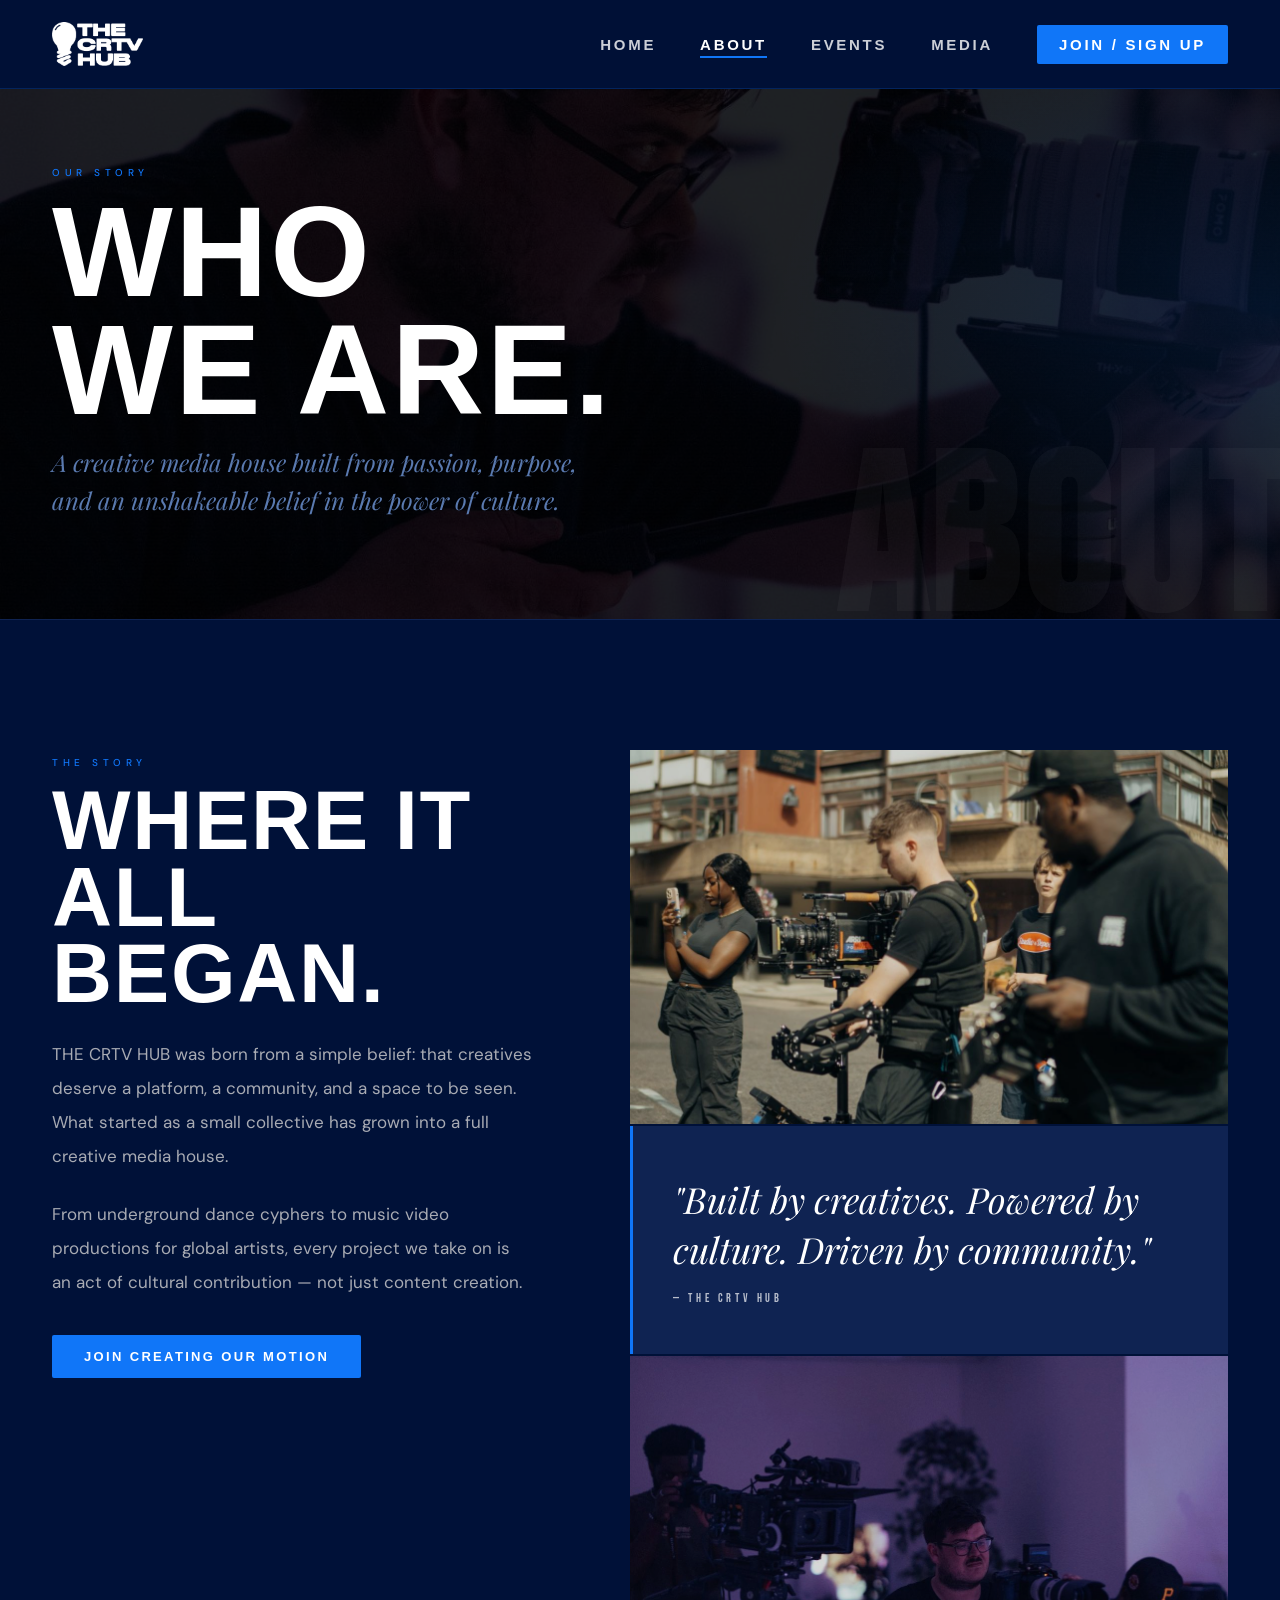
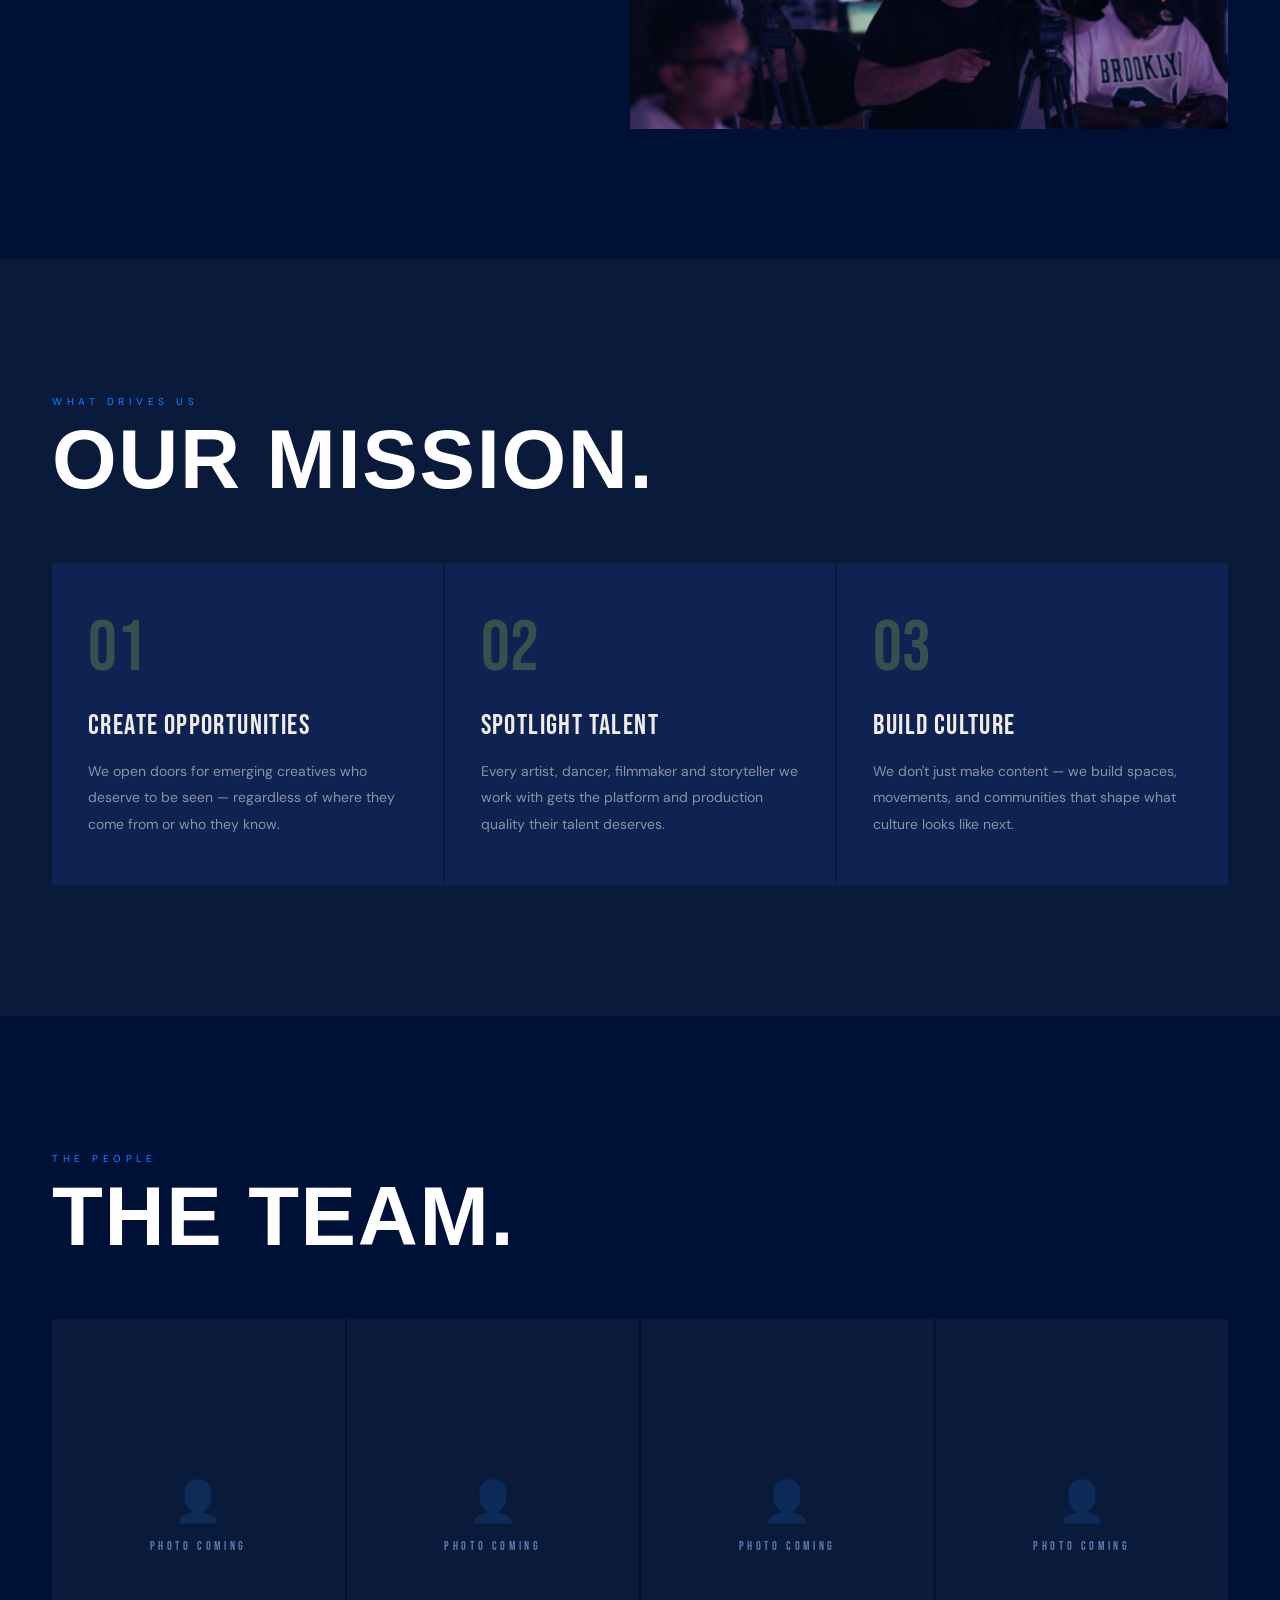
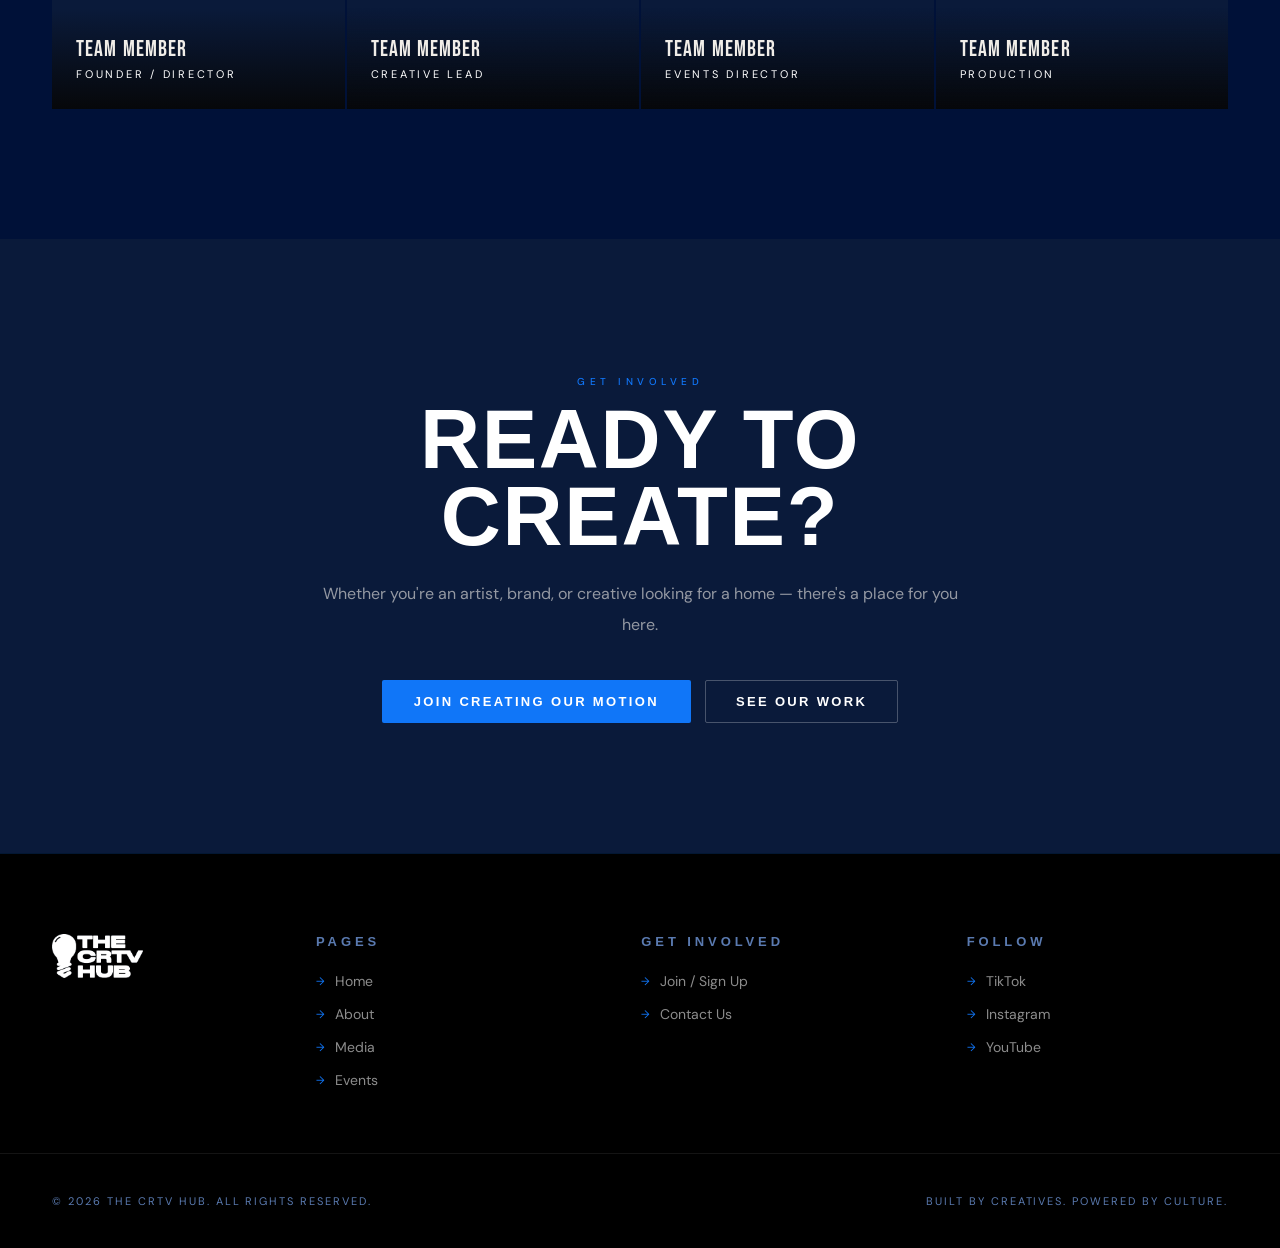
<file: about.html>
<!DOCTYPE html>
<html lang="en">
<head>
<meta charset="UTF-8"><meta name="viewport" content="width=device-width, initial-scale=1.0">
<title>THE CRTV HUB — About</title>
<link rel="preconnect" href="https://fonts.googleapis.com">
<link href="https://fonts.googleapis.com/css2?family=Bebas+Neue&family=DM+Sans:wght@300;400;500&family=Playfair+Display:ital@1&display=swap" rel="stylesheet">
<link rel="stylesheet" href="shared.css">
<style>
#nav { background: rgba(6,6,6,.97); border-bottom: 1px solid var(--grey2); }
.page-hero { padding: 160px 0 100px; border-bottom: 1px solid var(--grey2); position:relative; overflow:hidden; }
.page-hero-bg { position:absolute; inset:0; background-size:cover; background-position:center; filter:brightness(.15); }
.page-hero-bg::after { content:''; position:absolute; inset:0; background:repeating-linear-gradient(0deg,transparent,transparent 2px,rgba(255,255,255,.012) 2px,rgba(255,255,255,.012) 4px); }
.page-hero-label { font-family:'Bebas Neue',sans-serif; font-size:clamp(120px,18vw,220px); line-height:.85; letter-spacing:.02em; text-transform:uppercase; color:rgba(240,237,232,.04); position:absolute; bottom:-20px; right:-10px; pointer-events:none; white-space:nowrap; }

/* STORY */
#story { padding:130px 0; }
.story-grid { display:grid; grid-template-columns:1fr 1.2fr; gap:80px; align-items:start; }
.story-text { position:sticky; top:130px; }
.story-text p { font-size:17px; line-height:2; color:rgba(240,237,232,.7); margin-top:24px; margin-bottom:24px; max-width:480px; }
.story-visual { display:flex; flex-direction:column; gap:2px; }
.story-img { width:100%; aspect-ratio:16/10; object-fit:cover; filter:brightness(.85); transition:filter .4s; }
.story-img:hover { filter:brightness(1); }
.story-quote { background:var(--grey2); padding:48px 40px; border-left:3px solid var(--blue); }
.story-quote blockquote { font-family:'Playfair Display',serif; font-style:italic; font-size:clamp(22px,3vw,36px); color:#fff; line-height:1.4; }
.story-quote cite { display:block; margin-top:16px; font-family:'Bebas Neue',sans-serif; font-size:12px; letter-spacing:.3em; color:rgba(255,255,255,.7); font-style:normal; }

/* MISSION */
#mission { background:var(--grey1); padding:130px 0; }
.mission-cols { display:grid; grid-template-columns:repeat(3,1fr); gap:2px; margin-top:64px; }
.mission-card { background:var(--grey2); padding:48px 36px; border-top:2px solid transparent; transition:border-color .3s; }
.mission-card:hover { border-color:var(--lime); }
.mission-num { font-family:'Bebas Neue',sans-serif; font-size:72px; color:rgba(216,255,62,.2); line-height:1; margin-bottom:24px; }
.mission-title { font-family:'Bebas Neue',sans-serif; font-size:28px; letter-spacing:.05em; color:var(--offwhite); margin-bottom:16px; }
.mission-body { font-size:14px; line-height:1.9; color:rgba(240,237,232,.55); }

/* TEAM */
#team { padding:130px 0; }
.team-grid { display:grid; grid-template-columns:repeat(4,1fr); gap:2px; margin-top:64px; }
.team-card { position:relative; overflow:hidden; aspect-ratio:3/4; }
.team-card img { width:100%; height:100%; object-fit:cover; filter:grayscale(.6) brightness(.8); transition:filter .4s,transform .5s; }
.team-card:hover img { filter:grayscale(0) brightness(.9); transform:scale(1.04); }
.team-info { position:absolute; bottom:0; left:0; right:0; padding:28px 24px; background:linear-gradient(to top,rgba(6,6,6,.92) 0%,transparent 100%); }
.team-name { font-family:'Bebas Neue',sans-serif; font-size:22px; letter-spacing:.05em; color:var(--offwhite); }
.team-role { font-size:11px; letter-spacing:.25em; text-transform:uppercase; color:var(--lime); margin-top:4px; }
.team-ph { width:100%; height:100%; object-fit:cover; }

/* PLACEHOLDER team card */
.team-ph-box { background:var(--grey1); aspect-ratio:3/4; display:flex; flex-direction:column; align-items:center; justify-content:center; gap:12px; }
.team-ph-box .ph-icon { font-size:40px; opacity:.2; }
.team-ph-box .ph-lbl { font-family:'Bebas Neue',sans-serif; font-size:12px; letter-spacing:.3em; color:var(--muted); }

/* JOIN CTA */
#about-cta { background:var(--grey1); padding:130px 0; text-align:center; }
.about-cta-inner { max-width:640px; margin:0 auto; }
.about-cta-inner p { font-size:16px; line-height:1.9; color:rgba(240,237,232,.6); margin:24px 0 40px; }
.btn-row { display:flex; gap:14px; justify-content:center; flex-wrap:wrap; }

@media(max-width:960px){
  .story-grid { grid-template-columns:1fr; gap:48px; }
  .story-text { position:static; }
  .mission-cols { grid-template-columns:1fr; }
  .team-grid { grid-template-columns:1fr 1fr; }
}
</style>
</head>
<body>
<div id="dot"></div><div id="ring"></div>
<nav id="nav" class="solid">
  <a class="nav-logo" href="index.html">
    <img src="assets/logo-transparent.png" alt="THE CRTV HUB" style="height:44px;width:auto;display:block;">
  </a>
  <ul class="nav-links">
    <li><a href="index.html">HOME</a></li><li><a href="about.html">ABOUT</a></li>
    <li><a href="events.html">EVENTS</a></li><li><a href="media.html">MEDIA</a></li>
    <li><a href="join.html" class="nav-cta">JOIN / SIGN UP</a></li>
  </ul>
  <div class="burger" id="burger"><span></span><span></span><span></span></div>
</nav>
<div id="mob-nav">
  <a href="index.html">HOME</a><a href="about.html">ABOUT</a>
  <a href="events.html">EVENTS</a><a href="media.html">MEDIA</a>
  <a href="join.html">JOIN / SIGN UP</a>
</div>

<!-- PAGE HERO -->
<section class="page-hero">
  <div class="page-hero-bg" style="background-image:url('assets/about-hero.jpg')"></div>
  <div class="container" style="position:relative;z-index:2;">
    <span class="eyebrow">Our Story</span>
    <h1 class="display-title" style="font-size:clamp(72px,10vw,140px);">Who<br>We Are.</h1>
    <p class="serif-sub" style="max-width:560px;">A creative media house built from passion, purpose, and an unshakeable belief in the power of culture.</p>
  </div>
  <div class="page-hero-label">ABOUT</div>
</section>

<!-- STORY -->
<section id="story">
  <div class="container">
    <div class="story-grid">
      <div class="story-text rev">
        <span class="eyebrow">The Story</span>
        <h2 class="display-title">Where it<br>all began.</h2>
        <p>THE CRTV HUB was born from a simple belief: that creatives deserve a platform, a community, and a space to be seen. What started as a small collective has grown into a full creative media house.</p>
        <p>From underground dance cyphers to music video productions for global artists, every project we take on is an act of cultural contribution — not just content creation.</p>
        <a href="join.html" class="btn-fill" style="margin-top:12px;">JOIN CREATING OUR MOTION</a>
      </div>
      <div class="story-visual rev d1">
        <img class="story-img" src="assets/about-1.jpg" alt="CRTV Story">
        <div class="story-quote">
          <blockquote style="color:#fff;">"Built by creatives. Powered by culture. Driven by community."</blockquote>
          <cite>— THE CRTV HUB</cite>
        </div>
        <img class="story-img" src="assets/about-2.jpg" alt="CRTV Culture">
      </div>
    </div>
  </div>
</section>

<!-- MISSION -->
<section id="mission">
  <div class="container">
    <div class="rev"><span class="eyebrow">What Drives Us</span><h2 class="display-title">Our Mission.</h2></div>
    <div class="mission-cols">
      <div class="mission-card rev">
        <div class="mission-num">01</div>
        <div class="mission-title">Create Opportunities</div>
        <div class="mission-body">We open doors for emerging creatives who deserve to be seen — regardless of where they come from or who they know.</div>
      </div>
      <div class="mission-card rev d1">
        <div class="mission-num">02</div>
        <div class="mission-title">Spotlight Talent</div>
        <div class="mission-body">Every artist, dancer, filmmaker and storyteller we work with gets the platform and production quality their talent deserves.</div>
      </div>
      <div class="mission-card rev d2">
        <div class="mission-num">03</div>
        <div class="mission-title">Build Culture</div>
        <div class="mission-body">We don't just make content — we build spaces, movements, and communities that shape what culture looks like next.</div>
      </div>
    </div>
  </div>
</section>

<!-- TEAM -->
<section id="team">
  <div class="container">
    <div class="rev"><span class="eyebrow">The People</span><h2 class="display-title">The Team.</h2></div>
    <div class="team-grid">
      <div class="team-card rev">
        <div class="team-ph-box"><div class="ph-icon">👤</div><div class="ph-lbl">PHOTO COMING</div></div>
        <div class="team-info"><div class="team-name">Team Member</div><div class="team-role">Founder / Director</div></div>
      </div>
      <div class="team-card rev d1">
        <div class="team-ph-box"><div class="ph-icon">👤</div><div class="ph-lbl">PHOTO COMING</div></div>
        <div class="team-info"><div class="team-name">Team Member</div><div class="team-role">Creative Lead</div></div>
      </div>
      <div class="team-card rev d2">
        <div class="team-ph-box"><div class="ph-icon">👤</div><div class="ph-lbl">PHOTO COMING</div></div>
        <div class="team-info"><div class="team-name">Team Member</div><div class="team-role">Events Director</div></div>
      </div>
      <div class="team-card rev d3">
        <div class="team-ph-box"><div class="ph-icon">👤</div><div class="ph-lbl">PHOTO COMING</div></div>
        <div class="team-info"><div class="team-name">Team Member</div><div class="team-role">Production</div></div>
      </div>
    </div>
  </div>
</section>

<!-- CTA -->
<section id="about-cta">
  <div class="about-cta-inner rev">
    <span class="eyebrow">Get Involved</span>
    <h2 class="display-title">Ready to<br>create?</h2>
    <p>Whether you're an artist, brand, or creative looking for a home — there's a place for you here.</p>
    <div class="btn-row">
      <a href="join.html" class="btn-fill">JOIN CREATING OUR MOTION</a>
      <a href="media.html" class="btn-ghost">SEE OUR WORK</a>
    </div>
  </div>
</section>

<!-- FOOTER -->
<footer>
  <div class="footer-inner">
    <div class="footer-logo"><img src="assets/logo-transparent.png" style="height:44px;width:auto;" alt="CRTV Hub"></div>
    <div class="ft-col"><h5>PAGES</h5><ul><li><a href="index.html">Home</a></li><li><a href="about.html">About</a></li><li><a href="media.html">Media</a></li><li><a href="events.html">Events</a></li></ul></div>
    <div class="ft-col"><h5>GET INVOLVED</h5><ul><li><a href="join.html">Join / Sign Up</a></li><li><a href="mailto:info@thecrtvhub.com">Contact Us</a></li></ul></div>
    <div class="ft-col"><h5>FOLLOW</h5><ul><li><a href="http://tiktok.com/@thecreativehubagency" target="_blank">TikTok</a></li><li><a href="https://www.instagram.com/thecrtvhubuk" target="_blank">Instagram</a></li><li><a href="https://www.youtube.com/@thecrtvhub" target="_blank">YouTube</a></li></ul></div>
  </div>
  <div class="footer-bottom"><span class="ft-copy">© 2026 The CRTV Hub. All rights reserved.</span><span class="ft-copy">Built by Creatives. Powered by Culture.</span></div>
</footer>
<script src="shared.js"></script>
</body></html>
</file>
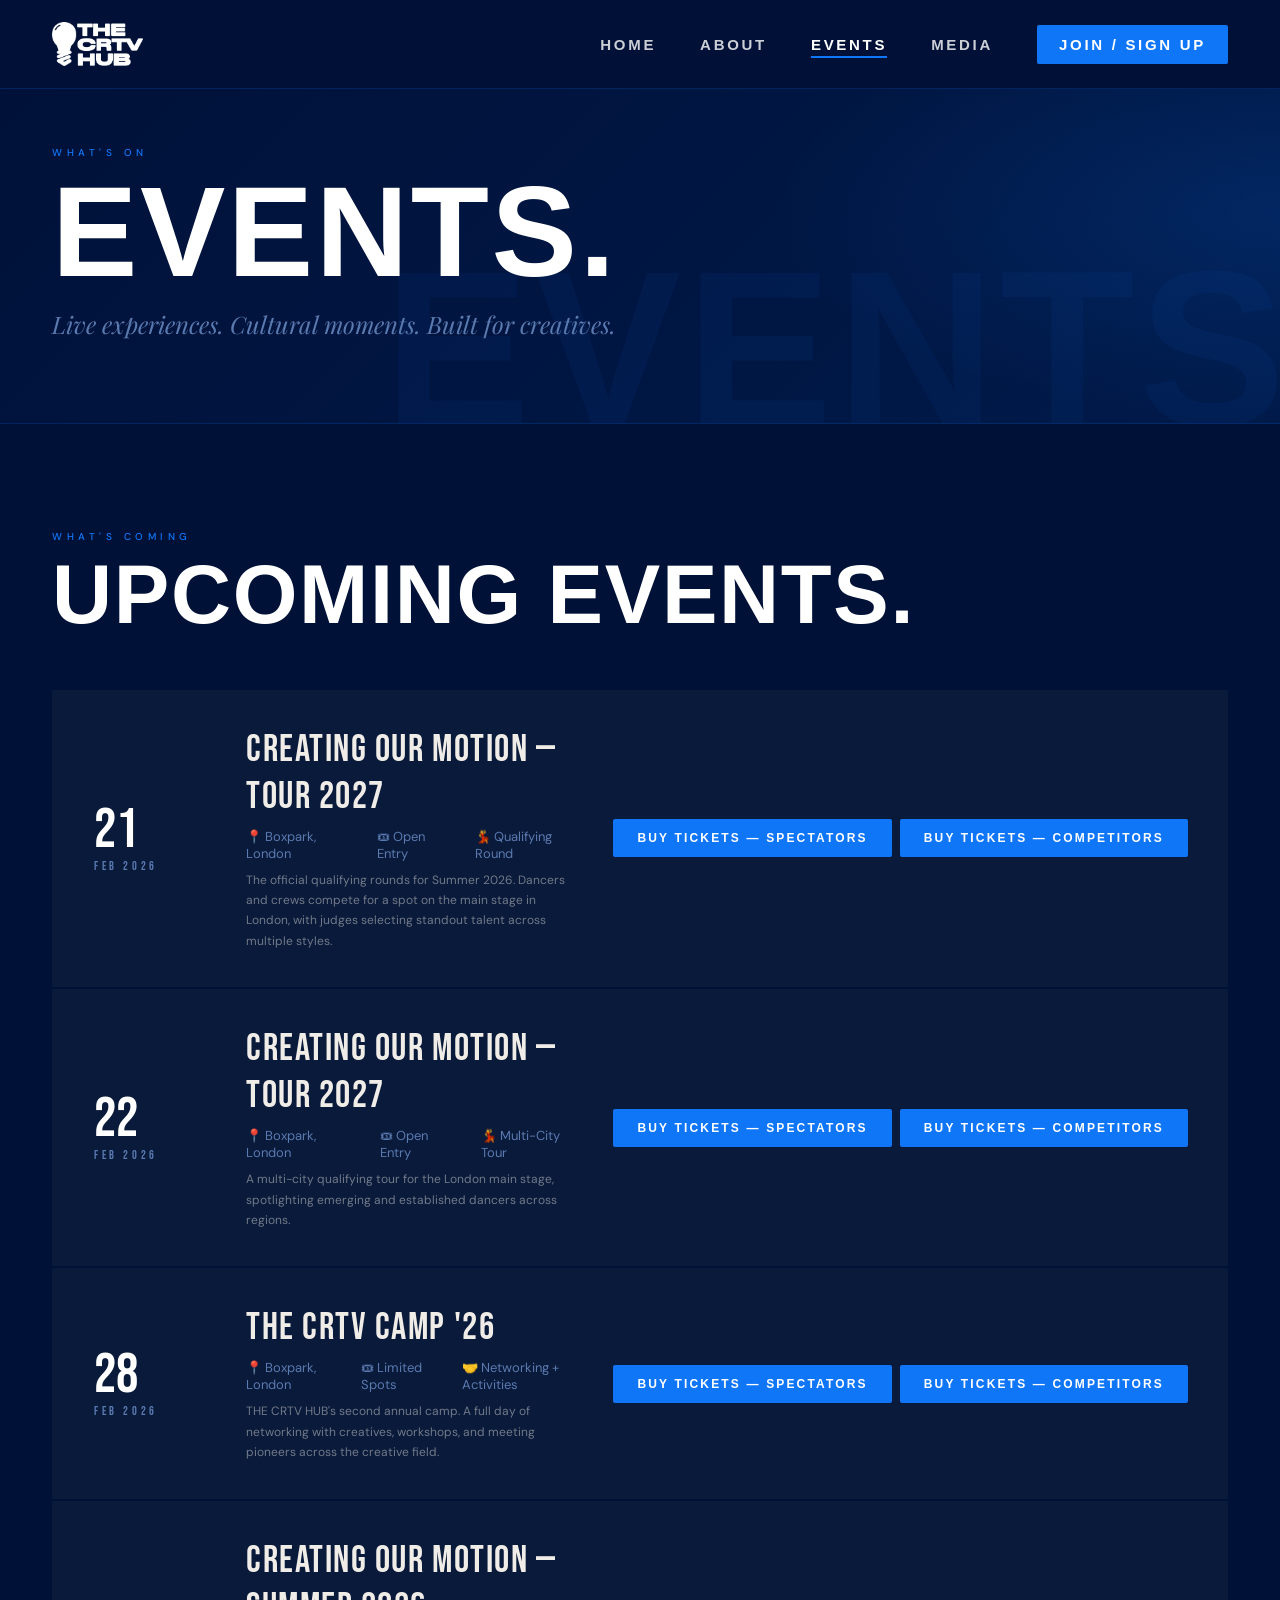
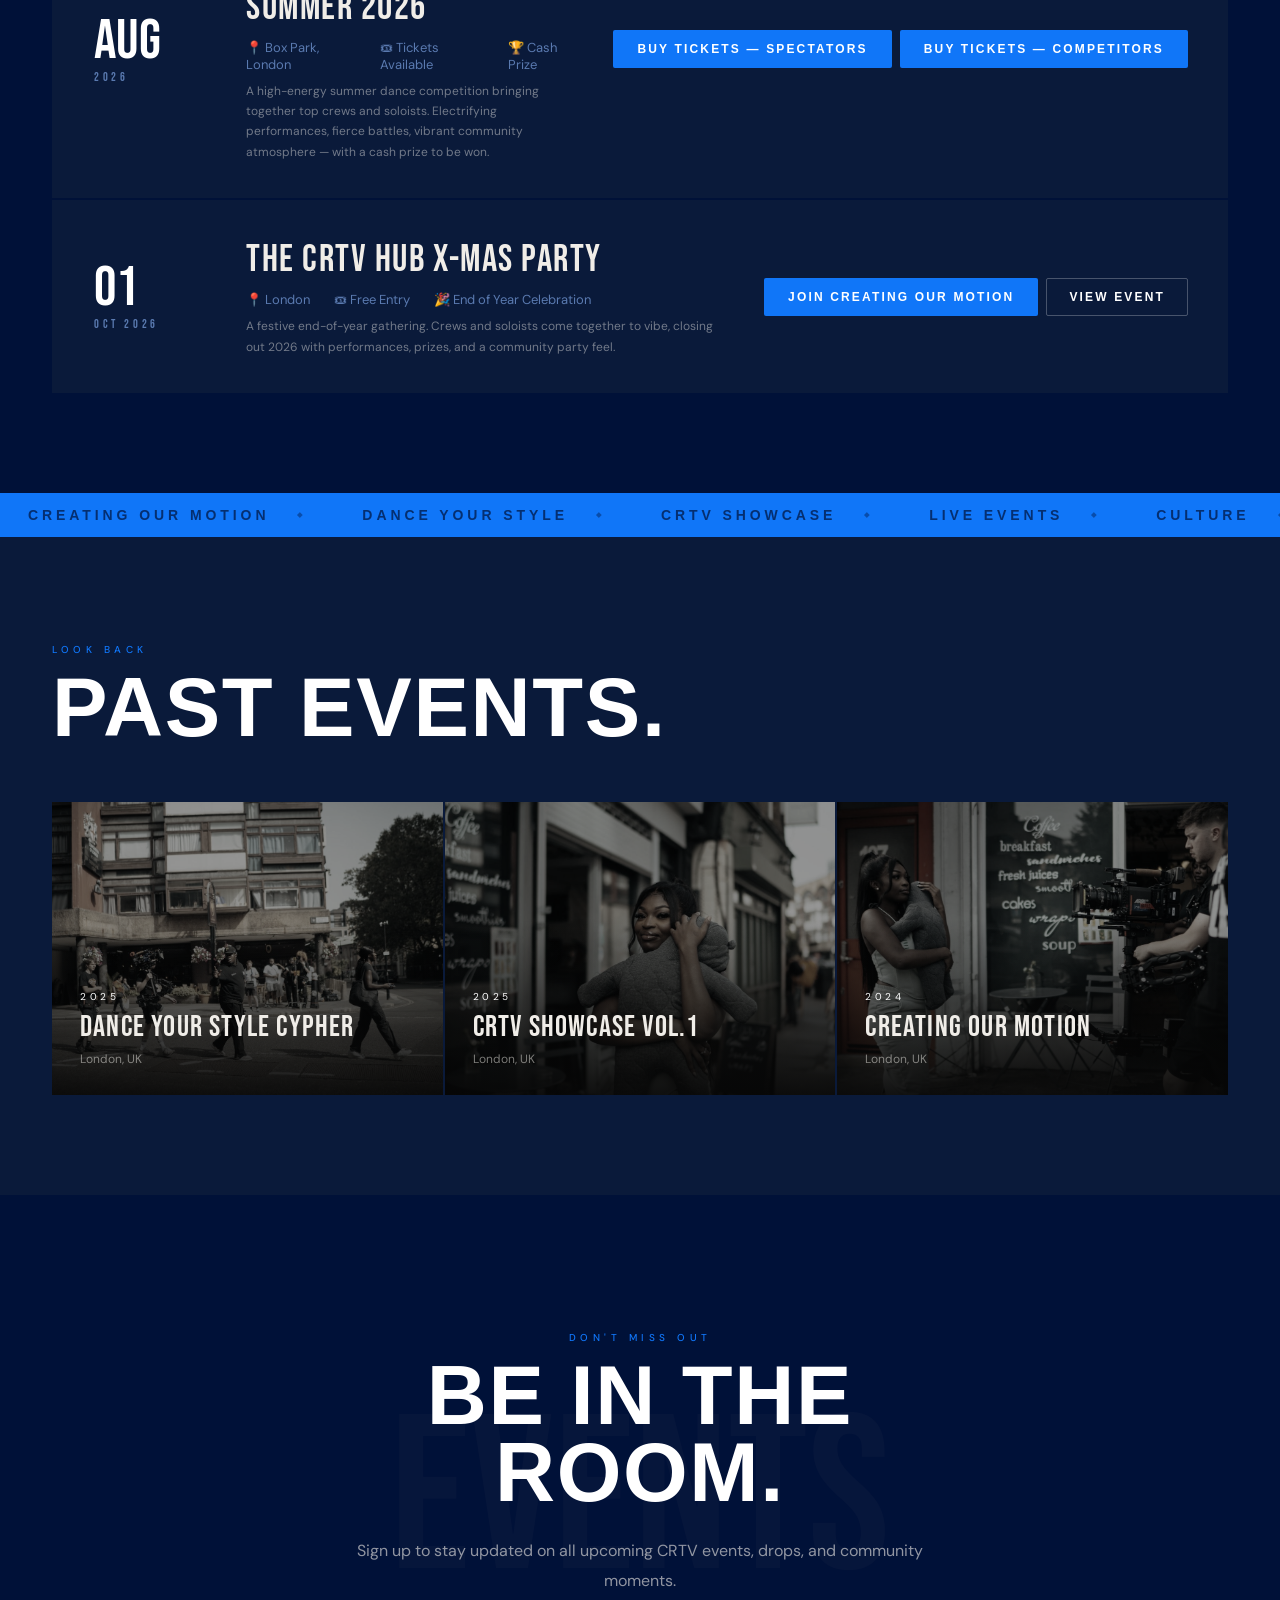
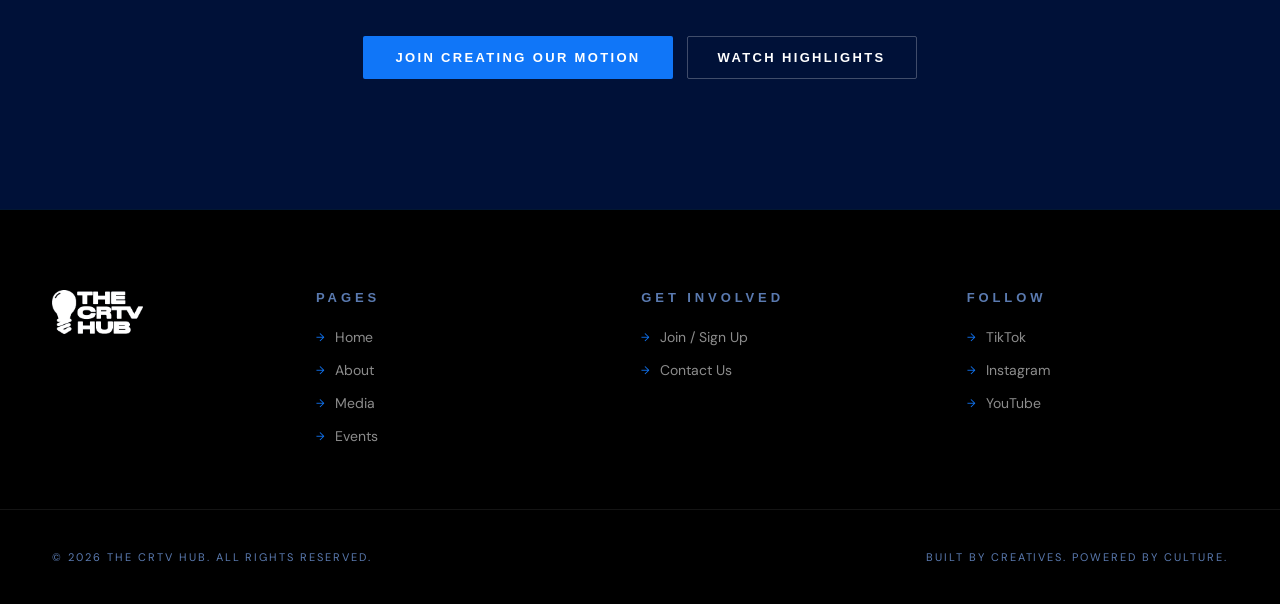
<file: events.html>
<!DOCTYPE html>
<html lang="en">
<head>
<meta charset="UTF-8"><meta name="viewport" content="width=device-width, initial-scale=1.0">
<title>THE CRTV HUB — Events</title>
<link rel="preconnect" href="https://fonts.googleapis.com">
<link href="https://fonts.googleapis.com/css2?family=Bebas+Neue&family=DM+Sans:wght@300;400;500&family=Playfair+Display:ital@1&display=swap" rel="stylesheet">
<link rel="stylesheet" href="shared.css">
<style>
/* UPCOMING EVENTS */
#upcoming { padding:100px 0; }
.events-list { display:flex; flex-direction:column; gap:2px; margin-top:56px; }
.event-row {
  display:grid; grid-template-columns:120px 1fr auto;
  align-items:center; gap:32px;
  background:var(--grey1); padding:36px 40px;
  border-left:2px solid transparent;
  transition:border-color .3s, background .3s;
  cursor:pointer;
}
.event-row:hover { border-color:var(--lime); background:var(--grey2); }
.event-row-date { font-family:'Bebas Neue',sans-serif; }
.event-row-day { font-size:56px; color:var(--lime); line-height:1; }
.event-row-month { font-size:12px; letter-spacing:.3em; text-transform:uppercase; color:var(--muted); }
.event-row-info {}
.event-row-name { font-family:'Bebas Neue',sans-serif; font-size:clamp(24px,3vw,40px); letter-spacing:.04em; color:var(--offwhite); margin-bottom:8px; }
.event-row-meta { display:flex; gap:24px; font-size:13px; color:var(--muted); }
.event-row-meta span { display:flex; align-items:center; gap:6px; }
.event-row-status { font-family:'Bebas Neue',sans-serif; font-size:11px; letter-spacing:.2em; padding:8px 16px; border:1px solid; text-align:center; }
.event-row-status.upcoming { color:var(--lime); border-color:var(--lime); }
.event-row-status.sold-out { color:var(--muted); border-color:var(--grey3); }
.event-row-status.soon { color:var(--offwhite); border-color:var(--grey3); }
.event-row-cta .btn-fill { font-size:12px; padding:12px 24px; }
.event-row-cta .btn-ghost { font-size:12px; padding:11px 22px; }

/* PAST EVENTS */
#past-events { background:var(--grey1); padding:100px 0; }
.past-grid { display:grid; grid-template-columns:repeat(3,1fr); gap:2px; margin-top:56px; }
.past-card { position:relative; overflow:hidden; aspect-ratio:4/3; }
.past-card img { width:100%; height:100%; object-fit:cover; filter:grayscale(.7) brightness(.6); transition:filter .4s,transform .5s; }
.past-card:hover img { filter:grayscale(0) brightness(.75); transform:scale(1.04); }
.past-overlay { position:absolute; inset:0; background:linear-gradient(to top,rgba(6,6,6,.9) 0%,transparent 60%); display:flex; flex-direction:column; justify-content:flex-end; padding:28px; }
.past-year { font-size:10px; letter-spacing:.35em; text-transform:uppercase; color:var(--lime); margin-bottom:6px; }
.past-name { font-family:'Bebas Neue',sans-serif; font-size:clamp(20px,2.5vw,30px); letter-spacing:.04em; color:var(--offwhite); }
.past-loc { font-size:12px; color:rgba(240,237,232,.5); margin-top:6px; }

/* CTA BAND */
#events-cta { padding:130px 0; text-align:center; position:relative; overflow:hidden; }
#events-cta::before { content:'EVENTS'; font-family:'Bebas Neue',sans-serif; font-size:clamp(120px,18vw,220px); color:rgba(240,237,232,.025); position:absolute; top:50%; left:50%; transform:translate(-50%,-50%); white-space:nowrap; pointer-events:none; }
.events-cta-inner { position:relative; z-index:2; max-width:640px; margin:0 auto; }
.events-cta-inner p { font-size:16px; line-height:1.9; color:rgba(240,237,232,.6); margin:24px 0 40px; }
.btn-row { display:flex; gap:14px; justify-content:center; flex-wrap:wrap; }

@media(max-width:960px){
  .event-row { grid-template-columns:80px 1fr; gap:20px; }
  .event-row-status,.event-row-cta { display:none; }
  .past-grid { grid-template-columns:1fr; }
}
.event-row-cta { display:flex; gap:8px; flex-wrap:wrap; align-items:center; }
.event-row-desc { font-size:12px; line-height:1.7; color:rgba(240,237,232,.45); margin-top:8px; max-width:520px; }

@media(max-width:600px){
  .event-row { grid-template-columns: 70px 1fr !important; gap:14px !important; padding:24px 20px !important; }
  .event-row-cta { display:flex !important; flex-direction:column; gap:8px; grid-column:1/-1; }
  .event-row-cta .btn-fill, .event-row-cta .btn-ghost {
    font-size:11px !important; padding:12px 16px !important;
    white-space:nowrap; text-align:center; width:100%;
    letter-spacing:.12em !important;
  }
  .event-row-status { display:none; }
  .event-row-meta { flex-wrap:wrap; gap:10px !important; }
  .event-row-name { font-size:18px !important; }
  .page-hero-label { display:none; }
}
</style>
</head>
<body>
<div id="dot"></div><div id="ring"></div>
<nav id="nav" class="solid">
  <a class="nav-logo" href="index.html">
    <img src="assets/logo-transparent.png" alt="THE CRTV HUB" style="height:44px;width:auto;display:block;">
  </a>
  <ul class="nav-links">
    <li><a href="index.html">HOME</a></li><li><a href="about.html">ABOUT</a></li>
    <li><a href="events.html">EVENTS</a></li><li><a href="media.html">MEDIA</a></li>
    <li><a href="join.html" class="nav-cta">JOIN / SIGN UP</a></li>
  </ul>
  <div class="burger" id="burger"><span></span><span></span><span></span></div>
</nav>
<div id="mob-nav">
  <a href="index.html">HOME</a><a href="about.html">ABOUT</a>
  <a href="events.html">EVENTS</a><a href="media.html">MEDIA</a>
  <a href="join.html">JOIN / SIGN UP</a>
</div>

<!-- PAGE HERO -->
<section class="page-hero" style="padding:140px 0 80px;">
  <div class="container" style="position:relative;z-index:2;">
    <span class="eyebrow">What's On</span>
    <h1 class="display-title" style="font-size:clamp(72px,10vw,140px);">Events.</h1>
    <p class="serif-sub">Live experiences. Cultural moments. Built for creatives.</p>
  </div>
  <div class="page-hero-label">EVENTS</div>
</section>

<!-- UPCOMING -->
<section id="upcoming">
  <div class="container">
    <div class="rev"><span class="eyebrow">What's Coming</span><h2 class="display-title">Upcoming Events.</h2></div>
    <div class="events-list">

      <div class="event-row rev">
        <div class="event-row-date"><div class="event-row-day">21</div><div class="event-row-month">FEB 2026</div></div>
        <div class="event-row-info">
          <div class="event-row-name">Creating Our Motion — Tour 2027</div>
          <div class="event-row-meta"><span>📍 Boxpark, London</span><span>🎟 Open Entry</span><span>💃 Qualifying Round</span></div>
          <div class="event-row-desc">The official qualifying rounds for Summer 2026. Dancers and crews compete for a spot on the main stage in London, with judges selecting standout talent across multiple styles.</div>
        </div>
        <div class="event-row-cta"><a href="https://crtv.axocreate.com/events/" target="_blank" class="btn-fill">BUY TICKETS — SPECTATORS</a><a href="https://crtv.axocreate.com/events/" target="_blank" class="btn-fill">BUY TICKETS — COMPETITORS</a></div>
      </div>

      <div class="event-row rev d1">
        <div class="event-row-date"><div class="event-row-day">22</div><div class="event-row-month">FEB 2026</div></div>
        <div class="event-row-info">
          <div class="event-row-name">Creating Our Motion — Tour 2027</div>
          <div class="event-row-meta"><span>📍 Boxpark, London</span><span>🎟 Open Entry</span><span>💃 Multi-City Tour</span></div>
          <div class="event-row-desc">A multi-city qualifying tour for the London main stage, spotlighting emerging and established dancers across regions.</div>
        </div>
        <div class="event-row-cta"><a href="https://crtv.axocreate.com/events/" target="_blank" class="btn-fill">BUY TICKETS — SPECTATORS</a><a href="https://crtv.axocreate.com/events/" target="_blank" class="btn-fill">BUY TICKETS — COMPETITORS</a></div>
      </div>

      <div class="event-row rev d1">
        <div class="event-row-date"><div class="event-row-day">28</div><div class="event-row-month">FEB 2026</div></div>
        <div class="event-row-info">
          <div class="event-row-name">The CRTV Camp '26</div>
          <div class="event-row-meta"><span>📍 Boxpark, London</span><span>🎟 Limited Spots</span><span>🤝 Networking + Activities</span></div>
          <div class="event-row-desc">THE CRTV HUB's second annual camp. A full day of networking with creatives, workshops, and meeting pioneers across the creative field.</div>
        </div>
        <div class="event-row-cta"><a href="https://crtv.axocreate.com/events/" target="_blank" class="btn-fill">BUY TICKETS — SPECTATORS</a><a href="https://crtv.axocreate.com/events/" target="_blank" class="btn-fill">BUY TICKETS — COMPETITORS</a></div>
      </div>

      <div class="event-row rev d2">
        <div class="event-row-date"><div class="event-row-day">AUG</div><div class="event-row-month">2026</div></div>
        <div class="event-row-info">
          <div class="event-row-name">Creating Our Motion — Summer 2026</div>
          <div class="event-row-meta"><span>📍 Box Park, London</span><span>🎟 Tickets Available</span><span>🏆 Cash Prize</span></div>
          <div class="event-row-desc">A high-energy summer dance competition bringing together top crews and soloists. Electrifying performances, fierce battles, vibrant community atmosphere — with a cash prize to be won.</div>
        </div>
        <div class="event-row-cta"><a href="https://crtv.axocreate.com/events/" target="_blank" class="btn-fill">BUY TICKETS — SPECTATORS</a><a href="https://crtv.axocreate.com/events/" target="_blank" class="btn-fill">BUY TICKETS — COMPETITORS</a></div>
      </div>

      <div class="event-row rev d2">
        <div class="event-row-date"><div class="event-row-day">01</div><div class="event-row-month">OCT 2026</div></div>
        <div class="event-row-info">
          <div class="event-row-name">The CRTV Hub X-Mas Party</div>
          <div class="event-row-meta"><span>📍 London</span><span>🎟 Free Entry</span><span>🎉 End of Year Celebration</span></div>
          <div class="event-row-desc">A festive end-of-year gathering. Crews and soloists come together to vibe, closing out 2026 with performances, prizes, and a community party feel.</div>
        </div>
        <div class="event-row-cta"><a href="join.html" class="btn-fill">JOIN CREATING OUR MOTION</a><a href="https://crtv.axocreate.com/events/" target="_blank" class="btn-ghost">VIEW EVENT</a></div>
      </div>

    </div>
  </div>
</section>

<!-- TICKER -->
<div class="ticker-wrap inv"><div class="ticker-row" data-ticker="CREATING OUR MOTION, DANCE YOUR STYLE, CRTV SHOWCASE, LIVE EVENTS, CULTURE, COMMUNITY"></div></div>

<!-- PAST EVENTS -->
<section id="past-events">
  <div class="container">
    <div class="rev"><span class="eyebrow">Look Back</span><h2 class="display-title">Past Events.</h2></div>
    <div class="past-grid">
      <div class="past-card rev">
        <img src="assets/event-1.jpg" alt="Event 1">
        <div class="past-overlay"><div class="past-year">2025</div><div class="past-name">Dance Your Style Cypher</div><div class="past-loc">London, UK</div></div>
      </div>
      <div class="past-card rev d1">
        <img src="assets/event-2.jpg" alt="Event 2">
        <div class="past-overlay"><div class="past-year">2025</div><div class="past-name">CRTV Showcase Vol.1</div><div class="past-loc">London, UK</div></div>
      </div>
      <div class="past-card rev d2">
        <img src="assets/event-3.jpg" alt="Event 3">
        <div class="past-overlay"><div class="past-year">2024</div><div class="past-name">Creating Our Motion</div><div class="past-loc">London, UK</div></div>
      </div>
    </div>
  </div>
</section>

<!-- CTA -->
<section id="events-cta">
  <div class="events-cta-inner rev">
    <span class="eyebrow">Don't Miss Out</span>
    <h2 class="display-title">Be in the<br>room.</h2>
    <p>Sign up to stay updated on all upcoming CRTV events, drops, and community moments.</p>
    <div class="btn-row">
      <a href="join.html" class="btn-fill">JOIN CREATING OUR MOTION</a>
      <a href="media.html" class="btn-ghost">WATCH HIGHLIGHTS</a>
    </div>
  </div>
</section>

<!-- FOOTER -->
<footer>
  <div class="footer-inner">
    <div class="footer-logo"><img src="assets/logo-transparent.png" style="height:44px;width:auto;" alt="CRTV Hub"></div>
    <div class="ft-col"><h5>PAGES</h5><ul><li><a href="index.html">Home</a></li><li><a href="about.html">About</a></li><li><a href="media.html">Media</a></li><li><a href="events.html">Events</a></li></ul></div>
    <div class="ft-col"><h5>GET INVOLVED</h5><ul><li><a href="join.html">Join / Sign Up</a></li><li><a href="mailto:info@thecrtvhub.com">Contact Us</a></li></ul></div>
    <div class="ft-col"><h5>FOLLOW</h5><ul><li><a href="http://tiktok.com/@thecreativehubagency" target="_blank">TikTok</a></li><li><a href="https://www.instagram.com/thecrtvhubuk" target="_blank">Instagram</a></li><li><a href="https://www.youtube.com/@thecrtvhub" target="_blank">YouTube</a></li></ul></div>
  </div>
  <div class="footer-bottom"><span class="ft-copy">© 2026 The CRTV Hub. All rights reserved.</span><span class="ft-copy">Built by Creatives. Powered by Culture.</span></div>
</footer>
<script src="shared.js"></script>
</body></html>
</file>
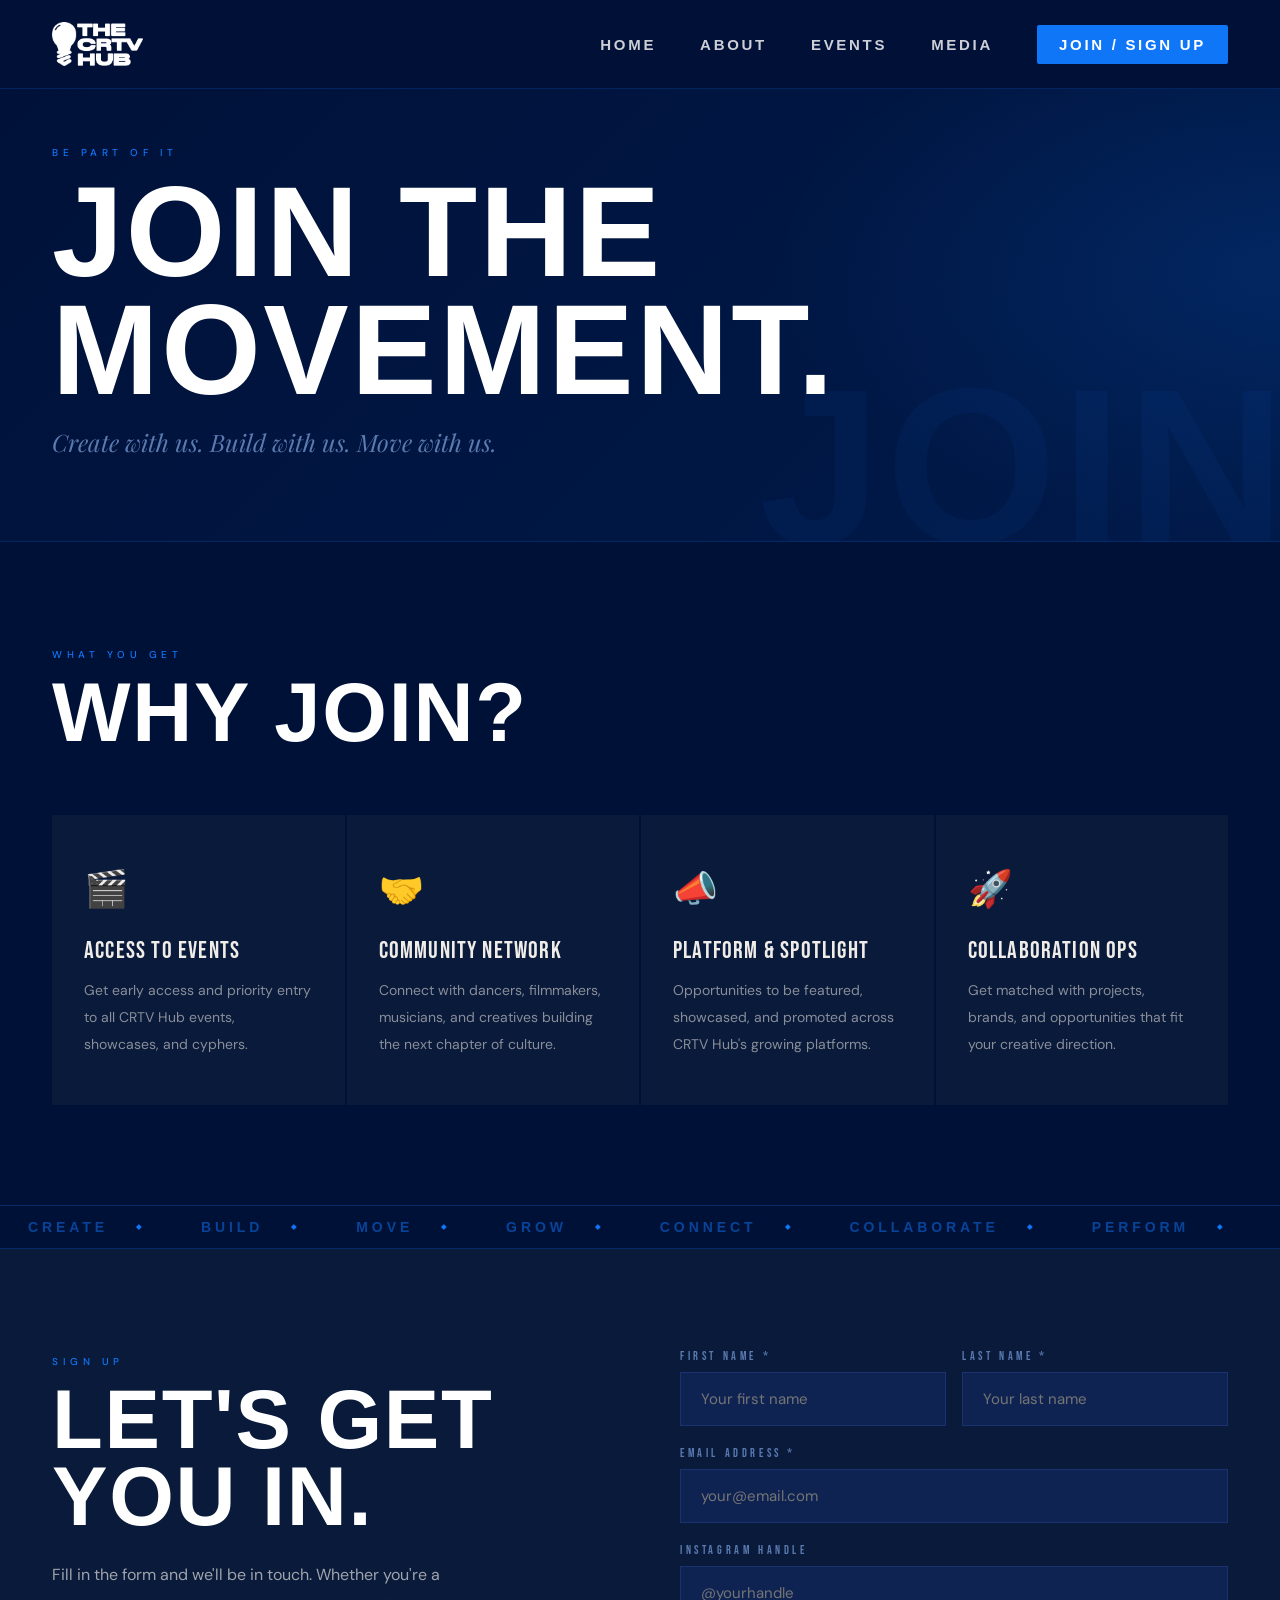
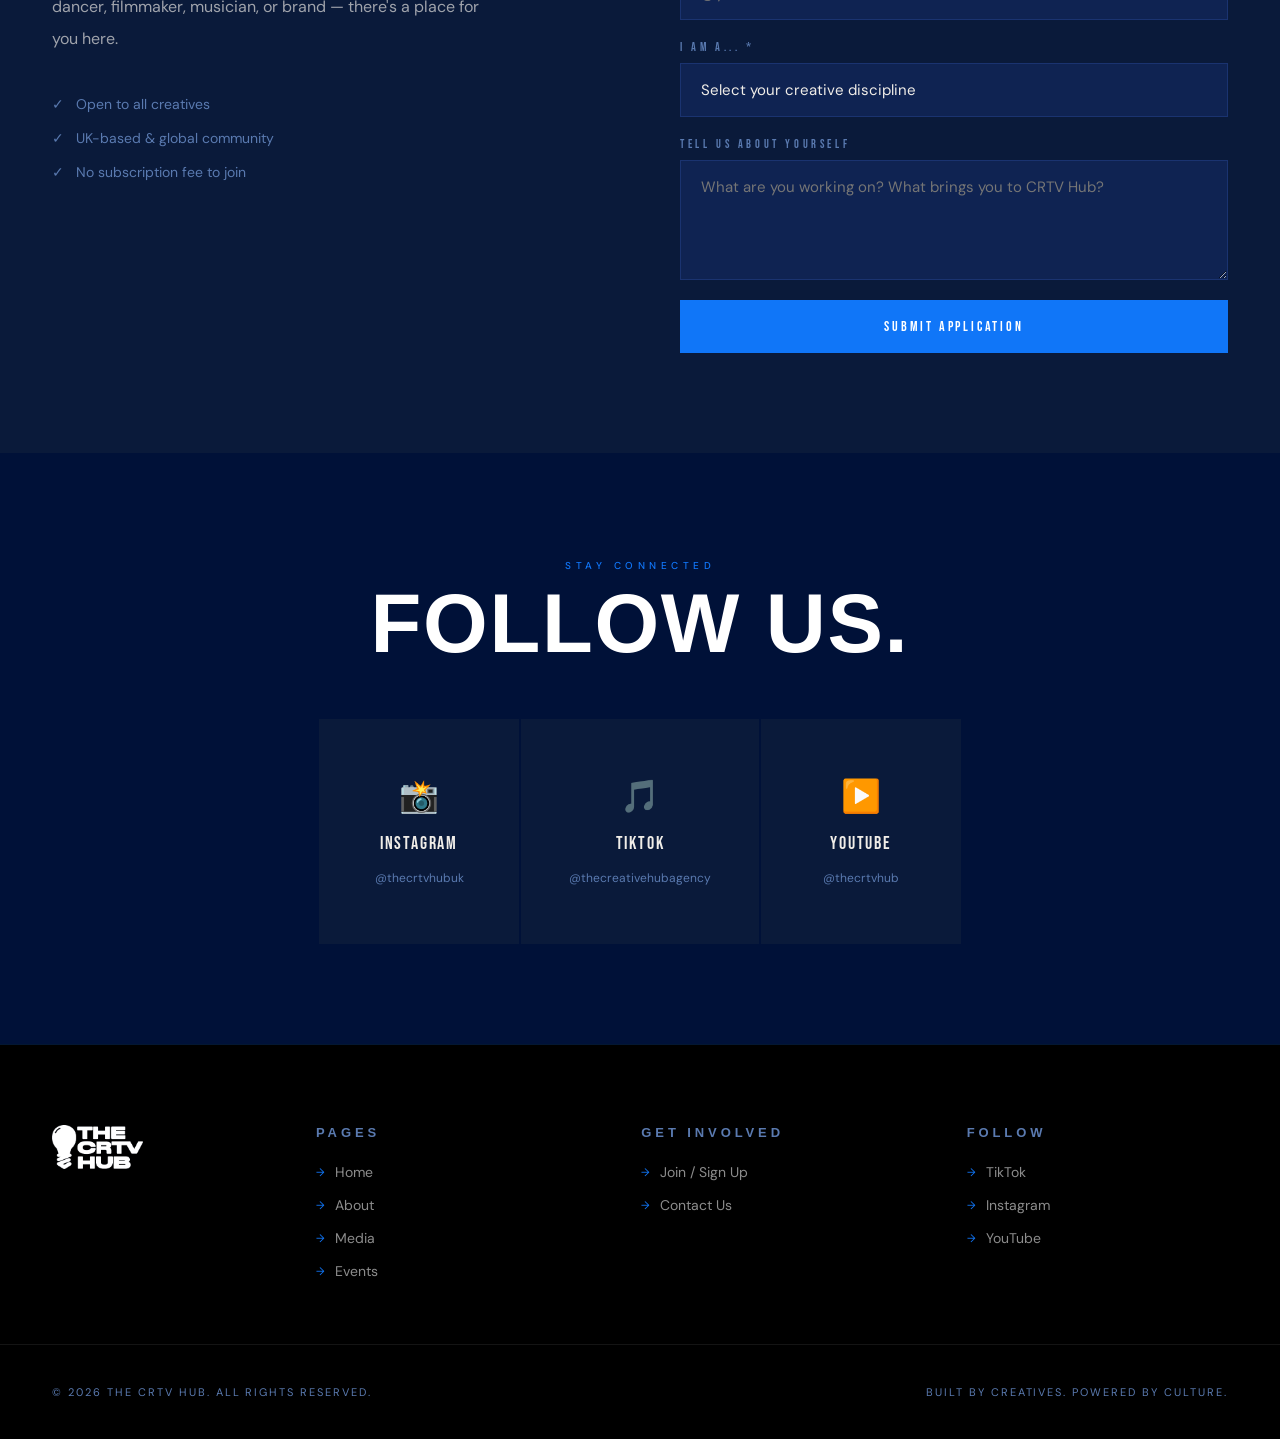
<file: join.html>
<!DOCTYPE html>
<html lang="en">
<head>
<meta charset="UTF-8"><meta name="viewport" content="width=device-width, initial-scale=1.0">
<title>THE CRTV HUB — Join</title>
<link rel="preconnect" href="https://fonts.googleapis.com">
<link href="https://fonts.googleapis.com/css2?family=Bebas+Neue&family=DM+Sans:wght@300;400;500&family=Playfair+Display:ital@1&display=swap" rel="stylesheet">
<link rel="stylesheet" href="shared.css">
<style>
/* BENEFITS */
#benefits { padding:100px 0; }
.benefits-grid { display:grid; grid-template-columns:repeat(4,1fr); gap:2px; margin-top:64px; }
.benefit-card { background:var(--grey1); padding:48px 32px; border-top:2px solid transparent; transition:border-color .3s; }
.benefit-card:hover { border-color:var(--lime); }
.benefit-icon { font-size:36px; margin-bottom:24px; }
.benefit-title { font-family:'Bebas Neue',sans-serif; font-size:24px; letter-spacing:.05em; color:var(--offwhite); margin-bottom:12px; }
.benefit-body { font-size:14px; line-height:1.9; color:rgba(240,237,232,.55); }

/* FORM SECTION */
#join-form-section { background:var(--grey1); padding:100px 0; }
.form-grid { display:grid; grid-template-columns:1fr 1fr; gap:80px; align-items:start; }
.form-left { position:sticky; top:100px; }
.form-left p { font-size:16px; line-height:2; color:rgba(240,237,232,.65); margin-top:24px; margin-bottom:40px; max-width:440px; }
.join-form { display:flex; flex-direction:column; gap:20px; }
.form-group { display:flex; flex-direction:column; gap:8px; }
.form-group label { font-family:'Bebas Neue',sans-serif; font-size:12px; letter-spacing:.3em; color:var(--muted); }
.form-group input, .form-group select, .form-group textarea {
  background:var(--grey2); border:1px solid var(--grey3); color:var(--offwhite);
  font-family:'DM Sans',sans-serif; font-size:15px; padding:16px 20px;
  outline:none; cursor:pointer; transition:border-color .2s;
  appearance:none; -webkit-appearance:none;
}
.form-group input:focus, .form-group select:focus, .form-group textarea:focus { border-color:var(--lime); }
.form-group textarea { min-height:120px; resize:vertical; }
.form-row { display:grid; grid-template-columns:1fr 1fr; gap:16px; }
.form-submit { background:var(--blue); border:none; color:#fff; font-family:'Bebas Neue',sans-serif; font-size:14px; letter-spacing:.2em; padding:18px 40px; cursor:pointer; transition:transform .2s,opacity .2s; position:relative; overflow:hidden; }
.form-submit::after { content:''; position:absolute; inset:0; background:rgba(255,255,255,.3); transform:translateX(-110%) skewX(-15deg); transition:transform .35s; }
.form-submit:hover::after { transform:translateX(110%) skewX(-15deg); }
.form-submit:hover { transform:scale(1.02); }
.form-note { font-size:12px; color:var(--muted); line-height:1.6; }

/* SOCIALS SECTION */
#socials { padding:100px 0; text-align:center; }
.social-links { display:flex; gap:2px; justify-content:center; margin-top:56px; flex-wrap:wrap; }
.social-link {
  display:flex; flex-direction:column; align-items:center; justify-content:center; gap:16px;
  background:var(--grey1); padding:56px 48px; min-width:200px;
  border-bottom:2px solid transparent; transition:border-color .3s,background .3s;
  cursor:pointer;
}
.social-link:hover { border-color:var(--lime); background:var(--grey2); }
.social-icon { font-size:32px; }
.social-name { font-family:'Bebas Neue',sans-serif; font-size:18px; letter-spacing:.1em; color:var(--offwhite); }
.social-handle { font-size:12px; color:var(--muted); }

@media(max-width:960px){
  .benefits-grid { grid-template-columns:1fr 1fr; }
  .form-grid { grid-template-columns:1fr; gap:48px; }
  .form-left { position:static; }
  .form-row { grid-template-columns:1fr; }
  .social-links { flex-direction:column; align-items:stretch; }
}

@media(max-width:600px){
  .page-hero h1.display-title { font-size: clamp(42px,12vw,72px) !important; }
  .page-hero-label { display: none; }
  .benefits-grid { grid-template-columns: 1fr !important; }
  .social-links { flex-direction: column; }
}
</style>
</head>
<body>
<div id="dot"></div><div id="ring"></div>
<nav id="nav" class="solid">
  <a class="nav-logo" href="index.html">
    <img src="assets/logo-transparent.png" alt="THE CRTV HUB" style="height:44px;width:auto;display:block;">
  </a>
  <ul class="nav-links">
    <li><a href="index.html">HOME</a></li><li><a href="about.html">ABOUT</a></li>
    <li><a href="events.html">EVENTS</a></li><li><a href="media.html">MEDIA</a></li>
    <li><a href="join.html" class="nav-cta">JOIN / SIGN UP</a></li>
  </ul>
  <div class="burger" id="burger"><span></span><span></span><span></span></div>
</nav>
<div id="mob-nav">
  <a href="index.html">HOME</a><a href="about.html">ABOUT</a>
  <a href="events.html">EVENTS</a><a href="media.html">MEDIA</a>
  <a href="join.html">JOIN / SIGN UP</a>
</div>

<!-- PAGE HERO -->
<section class="page-hero" style="padding:140px 0 80px;">
  <div class="container" style="position:relative;z-index:2;">
    <span class="eyebrow">Be Part Of It</span>
    <h1 class="display-title" style="font-size:clamp(72px,10vw,140px);">Join the<br>Movement.</h1>
    <p class="serif-sub">Create with us. Build with us. Move with us.</p>
  </div>
  <div class="page-hero-label">JOIN</div>
</section>

<!-- BENEFITS -->
<section id="benefits">
  <div class="container">
    <div class="rev"><span class="eyebrow">What You Get</span><h2 class="display-title">Why Join?</h2></div>
    <div class="benefits-grid">
      <div class="benefit-card rev">
        <div class="benefit-icon">🎬</div>
        <div class="benefit-title">Access to Events</div>
        <div class="benefit-body">Get early access and priority entry to all CRTV Hub events, showcases, and cyphers.</div>
      </div>
      <div class="benefit-card rev d1">
        <div class="benefit-icon">🤝</div>
        <div class="benefit-title">Community Network</div>
        <div class="benefit-body">Connect with dancers, filmmakers, musicians, and creatives building the next chapter of culture.</div>
      </div>
      <div class="benefit-card rev d2">
        <div class="benefit-icon">📣</div>
        <div class="benefit-title">Platform & Spotlight</div>
        <div class="benefit-body">Opportunities to be featured, showcased, and promoted across CRTV Hub's growing platforms.</div>
      </div>
      <div class="benefit-card rev d3">
        <div class="benefit-icon">🚀</div>
        <div class="benefit-title">Collaboration Ops</div>
        <div class="benefit-body">Get matched with projects, brands, and opportunities that fit your creative direction.</div>
      </div>
    </div>
  </div>
</section>

<!-- TICKER -->
<div class="ticker-wrap"><div class="ticker-row" data-ticker="CREATE, BUILD, MOVE, GROW, CONNECT, COLLABORATE, PERFORM, SHOWCASE"></div></div>

<!-- FORM -->
<section id="join-form-section">
  <div class="container">
    <div class="form-grid">
      <div class="form-left rev">
        <span class="eyebrow">Sign Up</span>
        <h2 class="display-title">Let's get<br>you in.</h2>
        <p>Fill in the form and we'll be in touch. Whether you're a dancer, filmmaker, musician, or brand — there's a place for you here.</p>
        <div style="display:flex;flex-direction:column;gap:16px;">
          <div style="display:flex;align-items:center;gap:12px;font-size:14px;color:var(--muted);"><span style="color:var(--lime);">✓</span> Open to all creatives</div>
          <div style="display:flex;align-items:center;gap:12px;font-size:14px;color:var(--muted);"><span style="color:var(--lime);">✓</span> UK-based &amp; global community</div>
          <div style="display:flex;align-items:center;gap:12px;font-size:14px;color:var(--muted);"><span style="color:var(--lime);">✓</span> No subscription fee to join</div>
        </div>
      </div>
      <div class="rev d1">
        <form class="join-form" action="mailto:info@thecrtvhub.com" method="post" enctype="text/plain">
          <div class="form-row">
            <div class="form-group"><label>First Name *</label><input type="text" name="first_name" placeholder="Your first name" required></div>
            <div class="form-group"><label>Last Name *</label><input type="text" name="last_name" placeholder="Your last name" required></div>
          </div>
          <div class="form-group"><label>Email Address *</label><input type="email" name="email" placeholder="your@email.com" required></div>
          <div class="form-group"><label>Instagram Handle</label><input type="text" name="instagram" placeholder="@yourhandle"></div>
          <div class="form-group">
            <label>I Am A... *</label>
            <select name="role" required>
              <option value="">Select your creative discipline</option>
              <option>Dancer / Choreographer</option>
              <option>Filmmaker / Videographer</option>
              <option>Musician / Artist</option>
              <option>Photographer</option>
              <option>Brand / Company</option>
              <option>Event Organiser</option>
              <option>Other Creative</option>
            </select>
          </div>
          <div class="form-group"><label>Tell Us About Yourself</label><textarea name="message" placeholder="What are you working on? What brings you to CRTV Hub?"></textarea></div>
          <button type="submit" class="form-submit">SUBMIT APPLICATION</button>
          
        </form>
      </div>
    </div>
  </div>
</section>

<!-- SOCIALS -->
<section id="socials">
  <div class="container">
    <div class="rev"><span class="eyebrow">Stay Connected</span><h2 class="display-title">Follow Us.</h2></div>
    <div class="social-links">
      <a href="https://www.instagram.com/thecrtvhubuk" target="_blank" class="social-link rev">
        <div class="social-icon">📸</div><div class="social-name">Instagram</div><div class="social-handle">@thecrtvhubuk</div>
      </a>
      <a href="http://tiktok.com/@thecreativehubagency" target="_blank" class="social-link rev d1">
        <div class="social-icon">🎵</div><div class="social-name">TikTok</div><div class="social-handle">@thecreativehubagency</div>
      </a>
      <a href="https://www.youtube.com/@thecrtvhub" target="_blank" class="social-link rev d2">
        <div class="social-icon">▶️</div><div class="social-name">YouTube</div><div class="social-handle">@thecrtvhub</div>
      </a>
    </div>
  </div>
</section>

<!-- FOOTER -->
<footer>
  <div class="footer-inner">
    <div class="footer-logo"><img src="assets/logo-transparent.png" style="height:44px;width:auto;" alt="CRTV Hub"></div>
    <div class="ft-col"><h5>PAGES</h5><ul><li><a href="index.html">Home</a></li><li><a href="about.html">About</a></li><li><a href="media.html">Media</a></li><li><a href="events.html">Events</a></li></ul></div>
    <div class="ft-col"><h5>GET INVOLVED</h5><ul><li><a href="join.html">Join / Sign Up</a></li><li><a href="mailto:info@thecrtvhub.com">Contact Us</a></li></ul></div>
    <div class="ft-col"><h5>FOLLOW</h5><ul><li><a href="http://tiktok.com/@thecreativehubagency" target="_blank">TikTok</a></li><li><a href="https://www.instagram.com/thecrtvhubuk" target="_blank">Instagram</a></li><li><a href="https://www.youtube.com/@thecrtvhub" target="_blank">YouTube</a></li></ul></div>
  </div>
  <div class="footer-bottom"><span class="ft-copy">© 2026 The CRTV Hub. All rights reserved.</span><span class="ft-copy">Built by Creatives. Powered by Culture.</span></div>
</footer>
<script src="shared.js"></script>
</body></html>
</file>
<file: shared.css>
/* ─── CURSOR: always visible ─── */
*, *::before, *::after { cursor: default; }
a, button, [role="button"], .h-btn, .thumb-seg, .brand-tile,
.port-item, .stat-cell, .event-card, .social-link, .filter-btn,
.media-card, .car-card, .svc-item, .nav-cta, .btn-fill, .btn-ghost,
.nav-links a, #mob-nav a, .ft-col a, .form-submit, .burger {
  cursor: pointer !important;
}
/* ── CRTV HUB — SHARED STYLES ── */
/* Brand Bible colours: #001138 (dark navy), #1076F8 (electric blue), #fff, #000 */
/* Fonts: Stretch Pro (display) → Barlow Condensed Bold as web fallback, Made Outer Sans → DM Sans */

@import url('https://fonts.googleapis.com/css2?family=Barlow+Condensed:wght@700;800;900&family=DM+Sans:ital,wght@0,300;0,400;0,500;1,300&family=Playfair+Display:ital@1&display=swap');

*, *::before, *::after { margin: 0; padding: 0; box-sizing: border-box; }
html { scroll-behavior: smooth; }

:root {
  --navy:     #001138;
  --blue:     #1076F8;
  --blue-dim: #0a55c4;
  --blue-glow:rgba(16,118,248,.18);
  --white:    #ffffff;
  --offwhite: #f0ede8;
  --black:    #000000;
  --grey1:    #0a1a3a;   /* dark navy tint */
  --grey2:    #0f2352;   /* mid navy */
  --grey3:    #1a3370;   /* lighter navy */
  --muted:    #5a7ab0;   /* desaturated blue */
  --accent:   var(--blue);
}

body {
  background: var(--navy);
  color: var(--white);
  font-family: 'DM Sans', sans-serif;
  overflow-x: hidden;
}
a { text-decoration: none; color: inherit; }
img { display: block; max-width: 100%; }



/* ── NAV ── */
#nav {
  position: fixed; top: 0; left: 0; right: 0; z-index: 500;
  display: flex; align-items: center; justify-content: space-between;
  padding: 22px 52px;
  background: linear-gradient(to bottom, rgba(0,17,56,.95) 0%, transparent 100%);
  transition: background .35s, padding .35s;
}
#nav.scrolled {
  background: rgba(0,17,56,.98);
  padding: 14px 52px;
  border-bottom: 1px solid rgba(16,118,248,.2);
}
#nav.solid {
  background: rgba(0,17,56,.98);
  border-bottom: 1px solid rgba(16,118,248,.2);
}
.nav-logo img { height: 48px; }
.nav-links { display: flex; align-items: center; list-style: none; gap: 44px; }
.nav-links a {
  font-family: 'Barlow Condensed', sans-serif;
  font-weight: 700; font-size: 15px; letter-spacing: .18em;
  text-transform: uppercase;
  color: rgba(255,255,255,.8); position: relative; transition: color .2s;
}
.nav-links a::after {
  content: ''; position: absolute; bottom: -5px; left: 0;
  height: 2px; width: 0; background: var(--blue); transition: width .3s;
}
.nav-links a:hover, .nav-links a.active { color: var(--white); }
.nav-links a:hover::after, .nav-links a.active::after { width: 100%; }
.nav-cta {
  background: var(--blue) !important;
  color: var(--white) !important;
  padding: 11px 22px !important;
  border-radius: 2px;
}
.nav-cta::after { display: none !important; }
.nav-cta:hover { background: var(--blue-dim) !important; opacity: 1 !important; }

/* hamburger */
.burger { display: none; flex-direction: column; gap: 5px; cursor: pointer; }
.burger span { display: block; width: 22px; height: 2px; background: var(--white); transition: all .3s; }
.burger.open span:nth-child(1) { transform: rotate(45deg) translate(5px,5px); }
.burger.open span:nth-child(2) { opacity: 0; }
.burger.open span:nth-child(3) { transform: rotate(-45deg) translate(5px,-5px); }

/* mobile nav */
#mob-nav {
  display: none; position: fixed; inset: 0;
  background: var(--navy); z-index: 490;
  flex-direction: column; align-items: center; justify-content: center; gap: 28px;
}
#mob-nav.open { display: flex; }
#mob-nav a {
  font-family: 'Barlow Condensed', sans-serif;
  font-weight: 800; font-size: 52px; letter-spacing: .04em;
  text-transform: uppercase; color: var(--white); transition: color .2s;
}
#mob-nav a:hover { color: var(--blue); }

/* ── FOOTER ── */
footer {
  background: var(--black);
  padding: 80px 0 40px;
  border-top: 1px solid rgba(16,118,248,.2);
}
.footer-inner {
  max-width: 1380px; margin: 0 auto; padding: 0 52px;
  display: grid; grid-template-columns: 200px 1fr 1fr 1fr;
  gap: 64px; padding-bottom: 64px; margin-bottom: 40px;
  border-bottom: 1px solid rgba(255,255,255,.08);
}
.footer-logo img { width: 130px; }
.ft-col h5 {
  font-family: 'Barlow Condensed', sans-serif;
  font-weight: 700; font-size: 13px; letter-spacing: .3em;
  text-transform: uppercase; color: var(--muted); margin-bottom: 20px;
}
.ft-col ul { list-style: none; display: flex; flex-direction: column; gap: 12px; }
.ft-col a {
  font-size: 14px; color: rgba(255,255,255,.55);
  display: inline-flex; align-items: center; gap: 10px; transition: color .2s, gap .2s;
}
.ft-col a::before { content: '→'; font-size: 11px; color: var(--blue); }
.ft-col a:hover { color: var(--blue); gap: 16px; }
.footer-bottom {
  max-width: 1380px; margin: 0 auto; padding: 0 52px;
  display: flex; align-items: center; justify-content: space-between;
}
.ft-copy {
  font-size: 11px; letter-spacing: .18em;
  text-transform: uppercase; color: var(--muted);
}

/* ── TICKER ── */
.ticker-wrap {
  overflow: hidden;
  border-top: 1px solid rgba(16,118,248,.25);
  border-bottom: 1px solid rgba(16,118,248,.25);
  padding: 13px 0;
}
.ticker-wrap.inv { background: var(--blue); border-color: var(--blue); }
.ticker-row { display: flex; white-space: nowrap; animation: roll 22s linear infinite; }
.ticker-wrap.inv .ticker-row { animation-direction: reverse; animation-duration: 16s; }
@keyframes roll { to { transform: translateX(-50%); } }
.t-item {
  font-family: 'Barlow Condensed', sans-serif;
  font-weight: 700; font-size: 14px; letter-spacing: .28em;
  text-transform: uppercase;
  color: rgba(16,118,248,.5);
  padding: 0 28px;
  display: inline-flex; align-items: center; gap: 28px;
}
.t-item::after { content: '◆'; font-size: 7px; color: var(--blue); }
.ticker-wrap.inv .t-item { color: rgba(0,17,56,.7); }
.ticker-wrap.inv .t-item::after { color: rgba(0,17,56,.4); }

/* ── SHARED UTILS ── */
.container { max-width: 1380px; margin: 0 auto; padding: 0 52px; }
.eyebrow {
  display: inline-block; font-family: 'DM Sans', sans-serif;
  font-size: 10px; font-weight: 500; letter-spacing: .45em;
  text-transform: uppercase; color: var(--blue); margin-bottom: 14px;
}
.display-title {
  font-family: 'Barlow Condensed', sans-serif;
  font-weight: 900;
  font-size: clamp(48px, 6.5vw, 96px);
  line-height: .92; letter-spacing: .02em; text-transform: uppercase;
}
.serif-sub {
  font-family: 'Playfair Display', serif; font-style: italic;
  font-size: clamp(17px, 2vw, 24px); color: var(--muted);
  margin-top: 14px; line-height: 1.6;
}

/* BUTTONS */
.btn-fill {
  font-family: 'Barlow Condensed', sans-serif;
  font-weight: 700; font-size: 13px; letter-spacing: .18em; text-transform: uppercase;
  color: var(--white); background: var(--blue);
  padding: 14px 32px;
  display: inline-flex; align-items: center; gap: 8px; cursor: pointer;
  position: relative; overflow: hidden; transition: transform .2s, background .2s;
  border-radius: 2px;
}
.btn-fill::after {
  content: ''; position: absolute; inset: 0;
  background: rgba(255,255,255,.2);
  transform: translateX(-110%) skewX(-15deg);
  transition: transform .35s;
}
.btn-fill:hover::after { transform: translateX(110%) skewX(-15deg); }
.btn-fill:hover { transform: scale(1.03); background: var(--blue-dim); }

.btn-ghost {
  font-family: 'Barlow Condensed', sans-serif;
  font-weight: 700; font-size: 13px; letter-spacing: .18em; text-transform: uppercase;
  color: var(--white);
  border: 1.5px solid rgba(255,255,255,.25);
  padding: 13px 30px;
  display: inline-flex; align-items: center; gap: 8px; cursor: pointer;
  transition: border-color .25s, color .25s; border-radius: 2px;
}
.btn-ghost:hover { border-color: var(--blue); color: var(--blue); }

/* PAGE HERO (inner pages) */
.page-hero {
  padding: 160px 0 90px;
  border-bottom: 1px solid rgba(16,118,248,.2);
  position: relative; overflow: hidden;
  background: linear-gradient(135deg, var(--navy) 0%, #001a4a 100%);
}
.page-hero::after {
  content: '';
  position: absolute; top: 0; right: 0; bottom: 0; width: 40%;
  background: radial-gradient(ellipse at right center, rgba(16,118,248,.15) 0%, transparent 70%);
  pointer-events: none;
}
.page-hero-label {
  font-family: 'Barlow Condensed', sans-serif;
  font-weight: 900;
  font-size: clamp(100px, 18vw, 220px);
  line-height: .85; letter-spacing: .02em; text-transform: uppercase;
  color: rgba(16,118,248,.06);
  position: absolute; bottom: -20px; right: -10px;
  pointer-events: none; white-space: nowrap;
}

/* SCROLL REVEAL */
.rev { opacity: 0; transform: translateY(36px); transition: opacity .8s ease, transform .8s ease; }
.rev.in { opacity: 1; transform: none; }
.rev.d1 { transition-delay: .12s; }
.rev.d2 { transition-delay: .24s; }
.rev.d3 { transition-delay: .36s; }

/* CARD BASE */
.card-dark {
  background: var(--grey1);
  border: 1px solid rgba(16,118,248,.1);
  transition: border-color .3s, background .3s;
}
.card-dark:hover { border-color: rgba(16,118,248,.4); background: var(--grey2); }

/* RESPONSIVE */
@media (max-width: 960px) {
  #nav, #nav.scrolled { padding: 14px 20px; }
  .nav-logo img { height: 38px !important; }
  .nav-links { display: none; }
  .burger { display: flex; }
  .container { padding: 0 24px; }
  .footer-inner { grid-template-columns: 1fr 1fr; gap: 40px; padding-left: 24px; padding-right: 24px; }
  .footer-bottom { padding: 0 24px; }
}

@media(max-width:600px){
  .nav-logo img { height:34px !important; }
  #nav, #nav.scrolled, #nav.solid { padding:12px 18px !important; }
  .display-title { font-size: clamp(38px,10vw,64px) !important; }
  .page-hero { padding:120px 0 60px !important; }
  .container { padding:0 18px !important; }
  .btn-fill, .btn-ghost { font-size:11px !important; padding:12px 18px !important; letter-spacing:.12em !important; }
  .car-card { width:220px !important; height:300px !important; }
  .svc-mag-top { grid-template-columns:1fr !important; }
  .svc-mag-left, .svc-mag-right { padding:48px 24px !important; }
}
</file>
